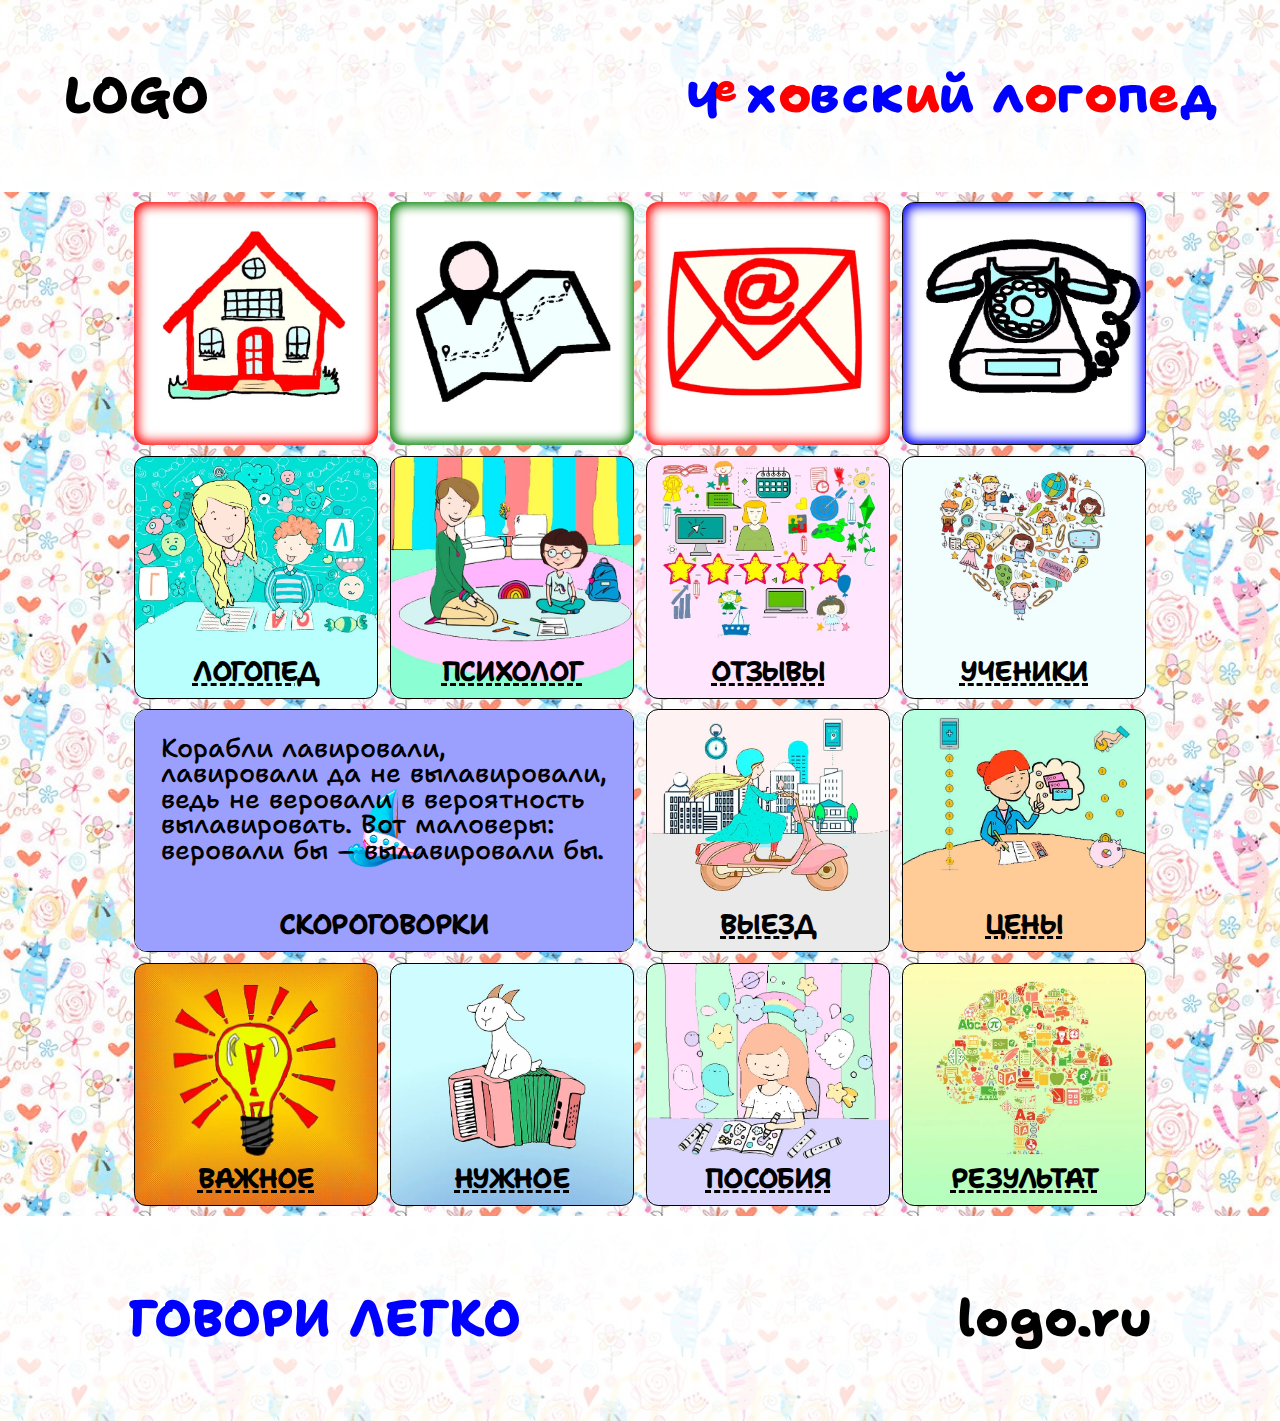
<file: index.html>
<!DOCTYPE html>
<html lang="ru">
<head>
  <title>Верняя строка сайта в поисковике</title>
  <meta http-equiv="content-type" content="text/html; charset=utf-8">   
      <meta name="format-detection" content="telephone=no">
  <meta http-equiv="X-UA-Compatible" content="IE=edge"> 
  <meta name="viewport" content="width=device-width">
  <meta name="description" content="Описание которое будет в поисковике под верхней строкой">
  <meta name="keywords" content="ключевые слова">
  <link rel="stylesheet" href="css/header.css">
  <link rel="stylesheet" href="css/style.css">
  <link rel="stylesheet" href="css/footer.css">
</head>
<body>
	<div class="wrapper">
<div class="header">
	<div class="header__head">
		<div class="header__head_logo">
			<p>LOGO</p>
		</div>
		<div class="header__head_info info">
			<p>
				<!-- <span class="infoP info2"></span> --><span class="infoO info1"></span><span class="infoD info2"></span><span class="infoOOOO info1"></span><span class="infoL info2"></span><span class="infoNol info3"></span><span class="infoS info2"></span><span class="infoK info2"></span><span class="infoI info1"></span><span class="infoY info2"></span> <span class="infoLL info2"></span><span class="infoOO info1"></span><span class="infoG info2"></span><span class="infoOOO info1"></span><span class="infoPP info2"></span><span class="infoE info1"></span><span class="infoDD info2"></span>
			</p>
		</div>
	</div>
</div>            <div class="content">
<div class="header__body">
  <div class="header__body_menu main__menu">
    <div class="main__menu_row main__row">
      <div class="main__row_left main__left">
        <a href="index.html" class="main__left_block ibg">
          <img src="img/home.jpg">
        </a>
        <a href="map.html" class="main__left_block ibg">
          <img src="img/map.jpg">
        </a>
      </div>
      <div class="main__row_right main__right">
        <a href="mail.html" class="main__left_block ibg">
          <img src="img/mail.jpg">
        </a>
        <a href="tel.html" class="main__right_block ibg">
          <img src="img/phone.jpg">
        </a>
      </div>
    </div>
  </div>
</div>                 <div class="content__section">
                   <div class="content__section_row section__row">
                     <div class="section__row_block ibg">
                       <img src="img/1.jpg" alt="speechЕherapist">
                       <a href="index2.html" aria-label="speechЕherapist">логопед</a>                       
                     </div>
                     <div class="section__row_block ibg">
                       <img src="img/2.jpg" alt="psychologist">
                       <a href="index3.html" aria-label="psychologist">психолог</a>
                     </div>
                   </div>
                   <div class="content__section_row section__row">
                     <div class="section__row_block ibg">
                       <img src="img/3.jpg" alt="reviews">
                       <a href="index4.html" aria-label="reviews">отзывы</a>
                     </div>
                     <div class="section__row_block ibg">
                       <img src="img/4.jpg" alt="students">
                       <a href="index5.html" aria-label="students">ученики</a>
                     </div>
                   </div>  
                 </div> 
                 <div class="content__section">
                   <div class="content__section_row section__row">
                    <div class="section__row_bigblock bigblock">
                      <div class="bigblock__title">скороговорки</div>
                      <div class="bigblock__text text1 ibg">
                        <img src="img/bigblock1.png" alt="boy">
                        <p class="text__child">
                          Скороговорки скороговорю скоровыговариваю, скороговорить скороговорилками не заскороговаривать.
                        </p>
                      </div>
                      <div class="bigblock__text text2 ibg">
                        <img src="img/bigblock2.png" alt="ship">
                        <p class="text__child">
                          Корабли лавировали, лавировали да не вылавировали, ведь не веровали в вероятность вылавировать. Вот маловеры: веровали бы – вылавировали бы.
                        </p>
                      </div>
                    </div>
                   </div>
                   <div class="content__section_row section__row">
                     <div class="section__row_block ibg">
                       <img src="img/5.jpg" alt="departure">
                       <a href="index6.html" aria-label="departure">выезд</a>
                     </div>
                     <div class="section__row_block ibg">
                       <img src="img/6.jpg" alt="prices">
                       <a href="index7.html" aria-label="prices">цены</a>
                     </div>
                   </div>  
                 </div> 
                 <div class="content__section">
                   <div class="content__section_row section__row">
                     <div class="section__row_block ibg">
                       <img src="img/7.jpg" alt="important">
                       <a href="index8.html" aria-label="important">важное</a>
                     </div>
                     <div class="section__row_block ibg">
                       <img src="img/8.jpg" alt="necessary">
                       <a href="index9.html" aria-label="necessary">нужное</a>
                     </div>
                   </div>
                   <div class="content__section_row section__row">
                     <div class="section__row_block ibg">
                       <img src="img/9.jpg" alt="manuals">
                       <a href="index10.html" aria-label="manuals">пособия</a>
                     </div>
                     <div class="section__row_block ibg">
                       <img src="img/10.jpg" alt="result">
                       <a href="index11.html" aria-label="result">результат</a>
                     </div>
                   </div>  
                 </div> 
            </div>
<div class="footer">
	<div class="footer__wrap">
		<div class="footer__wrap_left">
			<p>говори легко</p>
		</div>
		<div class="footer__wrap_right">
			logo.ru
		</div>
	</div>
</div>      </div>
      
      <script src="js/main.js"></script>
</body>
</html>
</file>
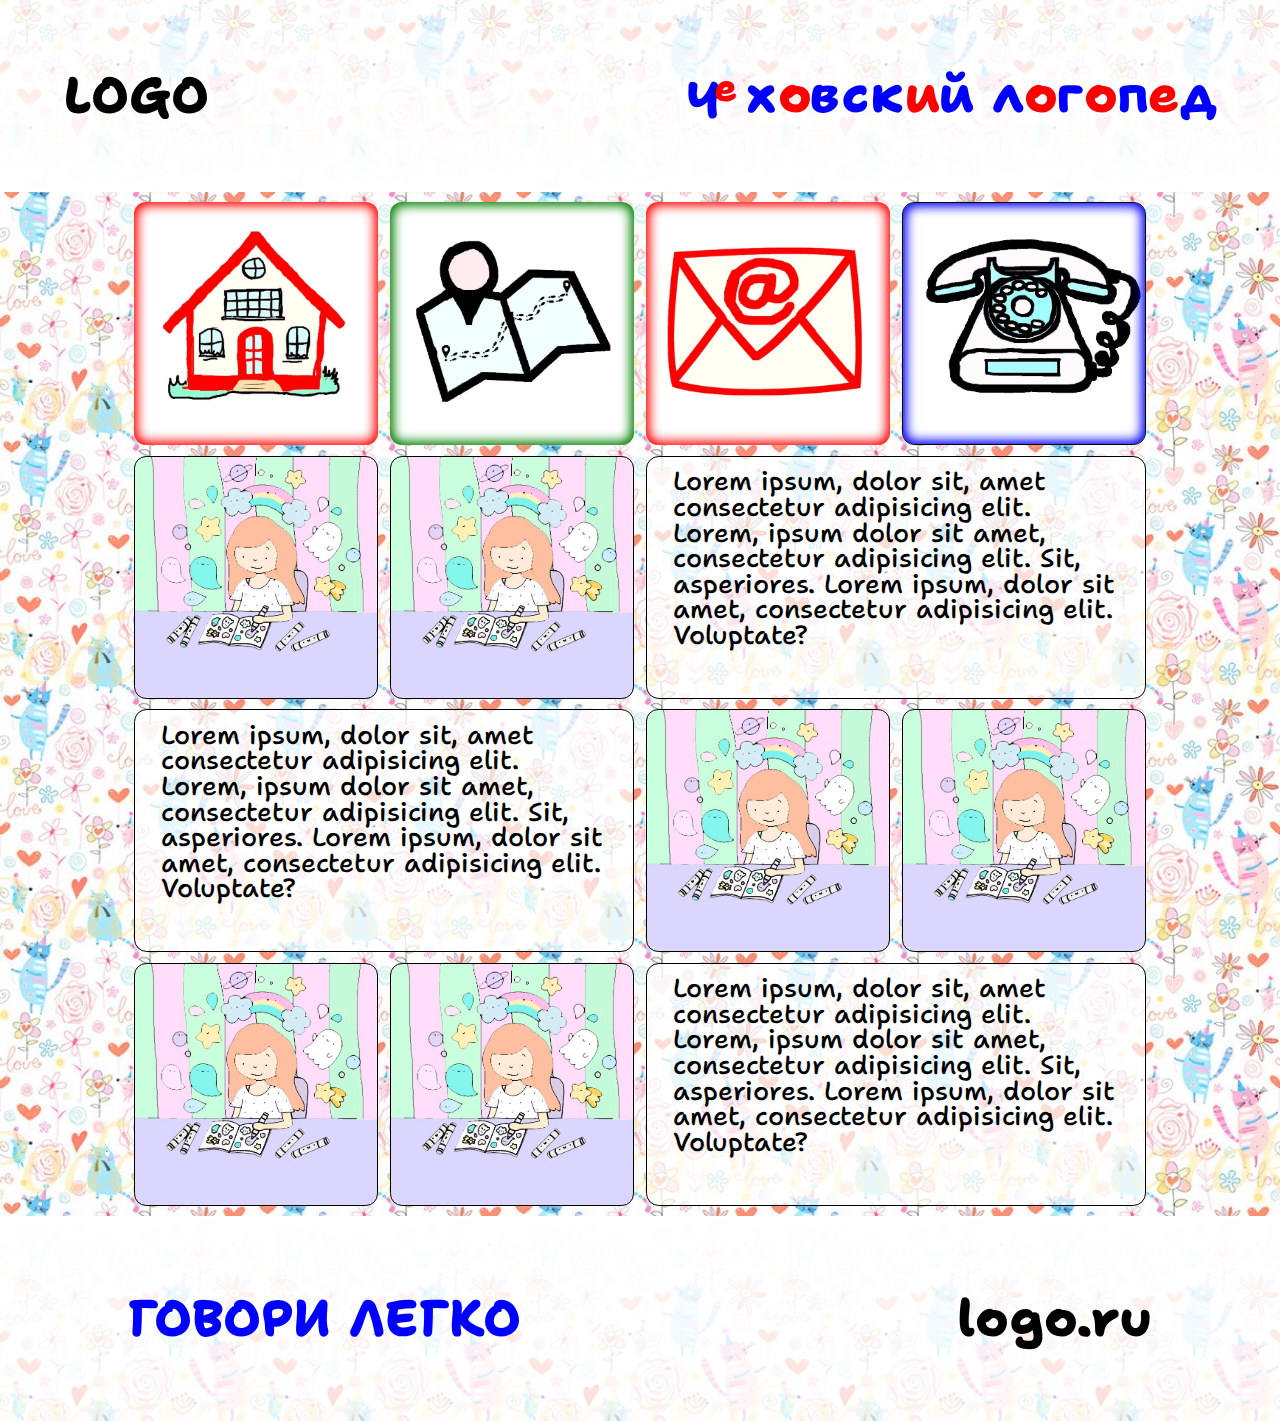
<file: index10.html>
<!DOCTYPE html>
<html lang="ru">
<head>
  <title>Пособия</title>
  <meta http-equiv="content-type" content="text/html; charset=utf-8">   
      <meta name="format-detection" content="telephone=no">
  <meta http-equiv="X-UA-Compatible" content="IE=edge"> 
  <meta name="viewport" content="width=device-width">
  <meta name="description" content="Описание которое будет в поисковике под верхней строкой">
  <meta name="keywords" content="ключевые слова">
  <link rel="stylesheet" href="css/header.css">
  <link rel="stylesheet" href="css/style.css">
  <link rel="stylesheet" href="css/footer.css">
</head>
<body>
  <div class="wrapper">
<div class="header">
	<div class="header__head">
		<div class="header__head_logo">
			<p>LOGO</p>
		</div>
		<div class="header__head_info info">
			<p>
				<!-- <span class="infoP info2"></span> --><span class="infoO info1"></span><span class="infoD info2"></span><span class="infoOOOO info1"></span><span class="infoL info2"></span><span class="infoNol info3"></span><span class="infoS info2"></span><span class="infoK info2"></span><span class="infoI info1"></span><span class="infoY info2"></span> <span class="infoLL info2"></span><span class="infoOO info1"></span><span class="infoG info2"></span><span class="infoOOO info1"></span><span class="infoPP info2"></span><span class="infoE info1"></span><span class="infoDD info2"></span>
			</p>
		</div>
	</div>
</div>            <div class="content">
<div class="header__body">
  <div class="header__body_menu main__menu">
    <div class="main__menu_row main__row">
      <div class="main__row_left main__left">
        <a href="index.html" class="main__left_block ibg">
          <img src="img/home.jpg">
        </a>
        <a href="map.html" class="main__left_block ibg">
          <img src="img/map.jpg">
        </a>
      </div>
      <div class="main__row_right main__right">
        <a href="mail.html" class="main__left_block ibg">
          <img src="img/mail.jpg">
        </a>
        <a href="tel.html" class="main__right_block ibg">
          <img src="img/phone.jpg">
        </a>
      </div>
    </div>
  </div>
</div>                 <div class="content__section"> 
                   <div class="content__section_row section__row">
                     <div class="section__row_block ibg">
                       <img src="img/9.jpg" alt="speechЕherapist">
                     </div>
                     <div class="section__row_block ibg">
                       <img src="img/9.jpg" alt="speechЕherapist">
                     </div>
                   </div> 
                   <div class="content__section_row section__row">
                      <div class="section__row_bigblock bigblock bigblockInfo">
                        <div class="bigblock__info">
                          <p>
                            Lorem ipsum, dolor sit, amet consectetur adipisicing elit. Lorem, ipsum dolor sit amet, consectetur adipisicing elit. Sit, asperiores. Lorem ipsum, dolor sit amet, consectetur adipisicing elit. Voluptate?
                          </p>
                        </div>
                      </div>
                   </div> 
                 </div>
                 
                 <div class="content__section">
                   <div class="content__section_row section__row section__row_transform1">
                      <div class="section__row_bigblock bigblock bigblockInfo">
                        <div class="bigblock__info">
                          <p>
                            Lorem ipsum, dolor sit, amet consectetur adipisicing elit. Lorem, ipsum dolor sit amet, consectetur adipisicing elit. Sit, asperiores. Lorem ipsum, dolor sit amet, consectetur adipisicing elit. Voluptate?
                          </p>
                        </div>
                      </div>
                   </div>
                   <div class="content__section_row section__row section__row_transform2">
                     <div class="section__row_block ibg">
                       <img src="img/9.jpg" alt="speechЕherapist">
                     </div>
                     <div class="section__row_block ibg">
                       <img src="img/9.jpg" alt="speechЕherapist">
                     </div>
                   </div>  
                 </div> 
                 <div class="content__section"> 
                   <div class="content__section_row section__row">
                     <div class="section__row_block ibg">
                       <img src="img/9.jpg" alt="speechЕherapist">
                     </div>
                     <div class="section__row_block ibg">
                       <img src="img/9.jpg" alt="speechЕherapist">
                     </div>
                   </div> 
                   <div class="content__section_row section__row">
                      <div class="section__row_bigblock bigblock bigblockInfo">
                        <div class="bigblock__info">
                          <p>
                            Lorem ipsum, dolor sit, amet consectetur adipisicing elit. Lorem, ipsum dolor sit amet, consectetur adipisicing elit. Sit, asperiores. Lorem ipsum, dolor sit amet, consectetur adipisicing elit. Voluptate?
                          </p>
                        </div>
                      </div>
                   </div> 
                 </div>
            </div>
<div class="footer">
	<div class="footer__wrap">
		<div class="footer__wrap_left">
			<p>говори легко</p>
		</div>
		<div class="footer__wrap_right">
			logo.ru
		</div>
	</div>
</div>      </div>
      <script src="js/main.js"></script>
</body>
</html>
</file>
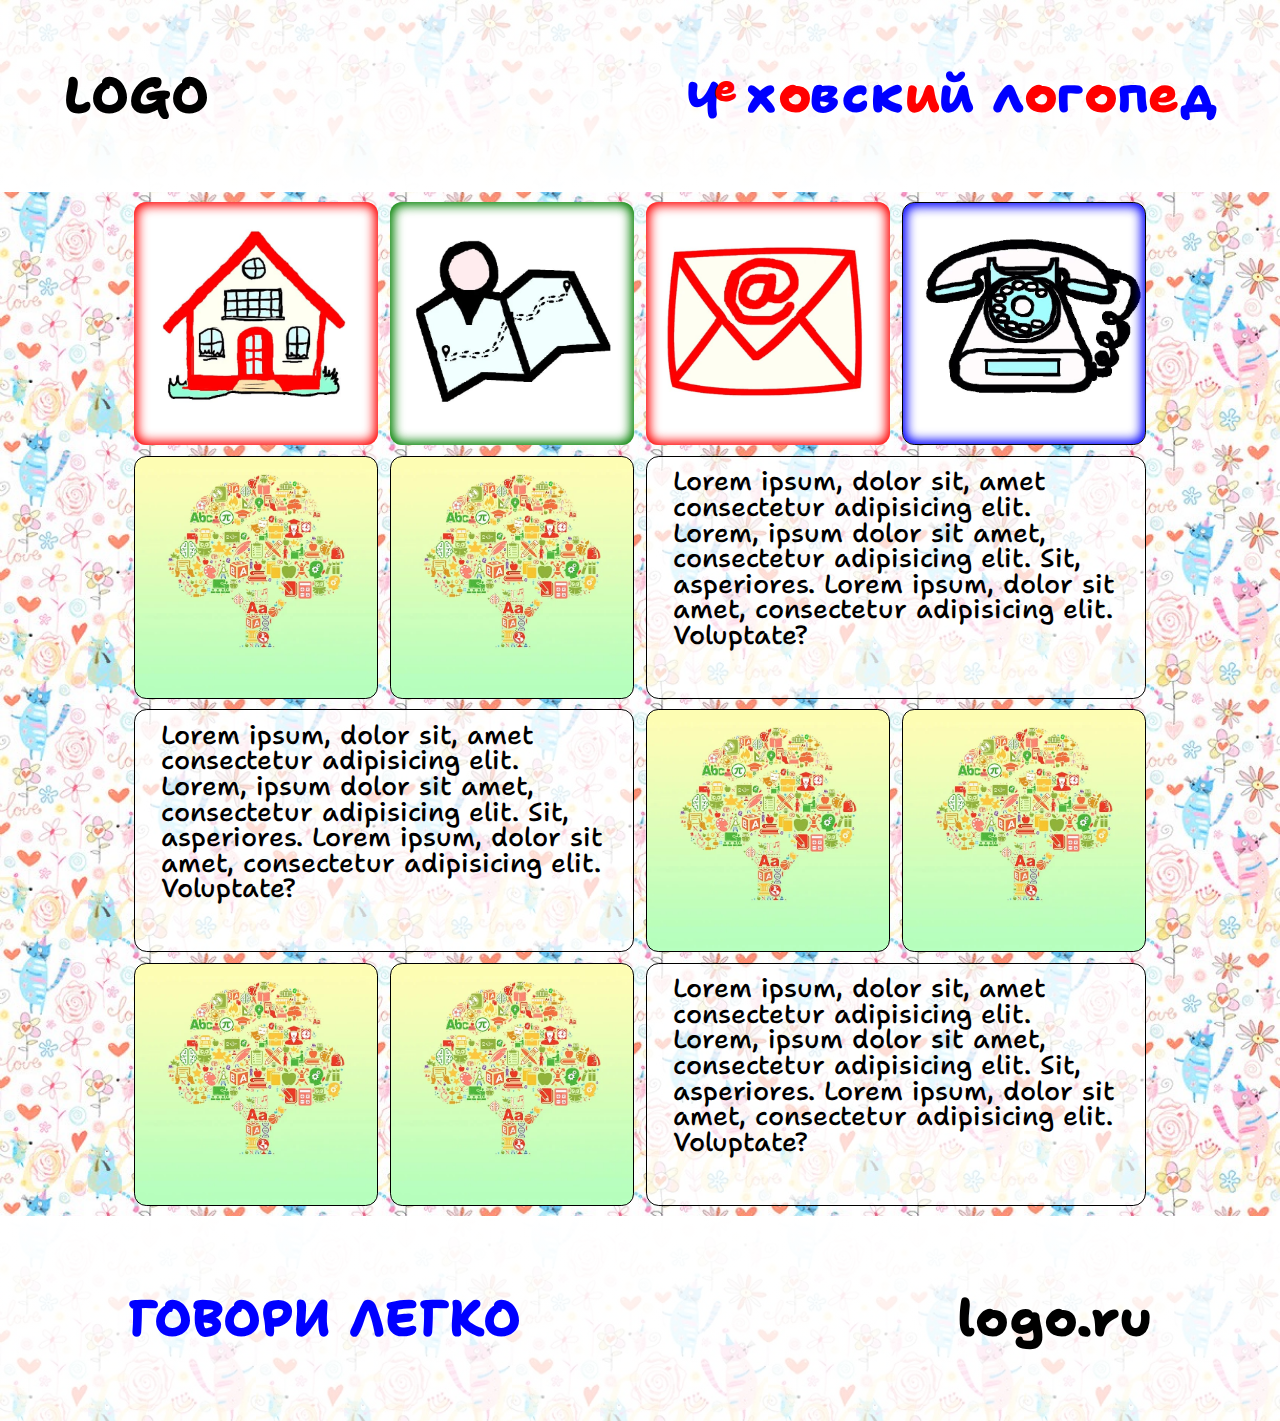
<file: index11.html>
<!DOCTYPE html>
<html lang="ru">
<head>
  <title>Результат</title>
  <meta http-equiv="content-type" content="text/html; charset=utf-8">   
      <meta name="format-detection" content="telephone=no">
  <meta http-equiv="X-UA-Compatible" content="IE=edge"> 
  <meta name="viewport" content="width=device-width">
  <meta name="description" content="Описание которое будет в поисковике под верхней строкой">
  <meta name="keywords" content="ключевые слова">
  <link rel="stylesheet" href="css/header.css">
  <link rel="stylesheet" href="css/style.css">
  <link rel="stylesheet" href="css/footer.css">
</head>
<body>
  <div class="wrapper">
<div class="header">
	<div class="header__head">
		<div class="header__head_logo">
			<p>LOGO</p>
		</div>
		<div class="header__head_info info">
			<p>
				<!-- <span class="infoP info2"></span> --><span class="infoO info1"></span><span class="infoD info2"></span><span class="infoOOOO info1"></span><span class="infoL info2"></span><span class="infoNol info3"></span><span class="infoS info2"></span><span class="infoK info2"></span><span class="infoI info1"></span><span class="infoY info2"></span> <span class="infoLL info2"></span><span class="infoOO info1"></span><span class="infoG info2"></span><span class="infoOOO info1"></span><span class="infoPP info2"></span><span class="infoE info1"></span><span class="infoDD info2"></span>
			</p>
		</div>
	</div>
</div>            <div class="content">
<div class="header__body">
  <div class="header__body_menu main__menu">
    <div class="main__menu_row main__row">
      <div class="main__row_left main__left">
        <a href="index.html" class="main__left_block ibg">
          <img src="img/home.jpg">
        </a>
        <a href="map.html" class="main__left_block ibg">
          <img src="img/map.jpg">
        </a>
      </div>
      <div class="main__row_right main__right">
        <a href="mail.html" class="main__left_block ibg">
          <img src="img/mail.jpg">
        </a>
        <a href="tel.html" class="main__right_block ibg">
          <img src="img/phone.jpg">
        </a>
      </div>
    </div>
  </div>
</div>                 <div class="content__section"> 
                   <div class="content__section_row section__row">
                     <div class="section__row_block ibg">
                       <img src="img/10.jpg" alt="speechЕherapist">
                     </div>
                     <div class="section__row_block ibg">
                       <img src="img/10.jpg" alt="speechЕherapist">
                     </div>
                   </div> 
                   <div class="content__section_row section__row">
                      <div class="section__row_bigblock bigblock bigblockInfo">
                        <div class="bigblock__info">
                          <p>
                            Lorem ipsum, dolor sit, amet consectetur adipisicing elit. Lorem, ipsum dolor sit amet, consectetur adipisicing elit. Sit, asperiores. Lorem ipsum, dolor sit amet, consectetur adipisicing elit. Voluptate?
                          </p>
                        </div>
                      </div>
                   </div> 
                 </div>
                 
                 <div class="content__section">
                   <div class="content__section_row section__row section__row_transform1">
                      <div class="section__row_bigblock bigblock bigblockInfo">
                        <div class="bigblock__info">
                          <p>
                            Lorem ipsum, dolor sit, amet consectetur adipisicing elit. Lorem, ipsum dolor sit amet, consectetur adipisicing elit. Sit, asperiores. Lorem ipsum, dolor sit amet, consectetur adipisicing elit. Voluptate?
                          </p>
                        </div>
                      </div>
                   </div>
                   <div class="content__section_row section__row section__row_transform2">
                     <div class="section__row_block ibg">
                       <img src="img/10.jpg" alt="speechЕherapist">
                     </div>
                     <div class="section__row_block ibg">
                       <img src="img/10.jpg" alt="speechЕherapist">
                     </div>
                   </div>  
                 </div> 
                 <div class="content__section"> 
                   <div class="content__section_row section__row">
                     <div class="section__row_block ibg">
                       <img src="img/10.jpg" alt="speechЕherapist">
                     </div>
                     <div class="section__row_block ibg">
                       <img src="img/10.jpg" alt="speechЕherapist">
                     </div>
                   </div> 
                   <div class="content__section_row section__row">
                      <div class="section__row_bigblock bigblock bigblockInfo">
                        <div class="bigblock__info">
                          <p>
                            Lorem ipsum, dolor sit, amet consectetur adipisicing elit. Lorem, ipsum dolor sit amet, consectetur adipisicing elit. Sit, asperiores. Lorem ipsum, dolor sit amet, consectetur adipisicing elit. Voluptate?
                          </p>
                        </div>
                      </div>
                   </div> 
                 </div>
            </div>
<div class="footer">
	<div class="footer__wrap">
		<div class="footer__wrap_left">
			<p>говори легко</p>
		</div>
		<div class="footer__wrap_right">
			logo.ru
		</div>
	</div>
</div>      </div>
      <script src="js/main.js"></script>
</body>
</html>
</file>
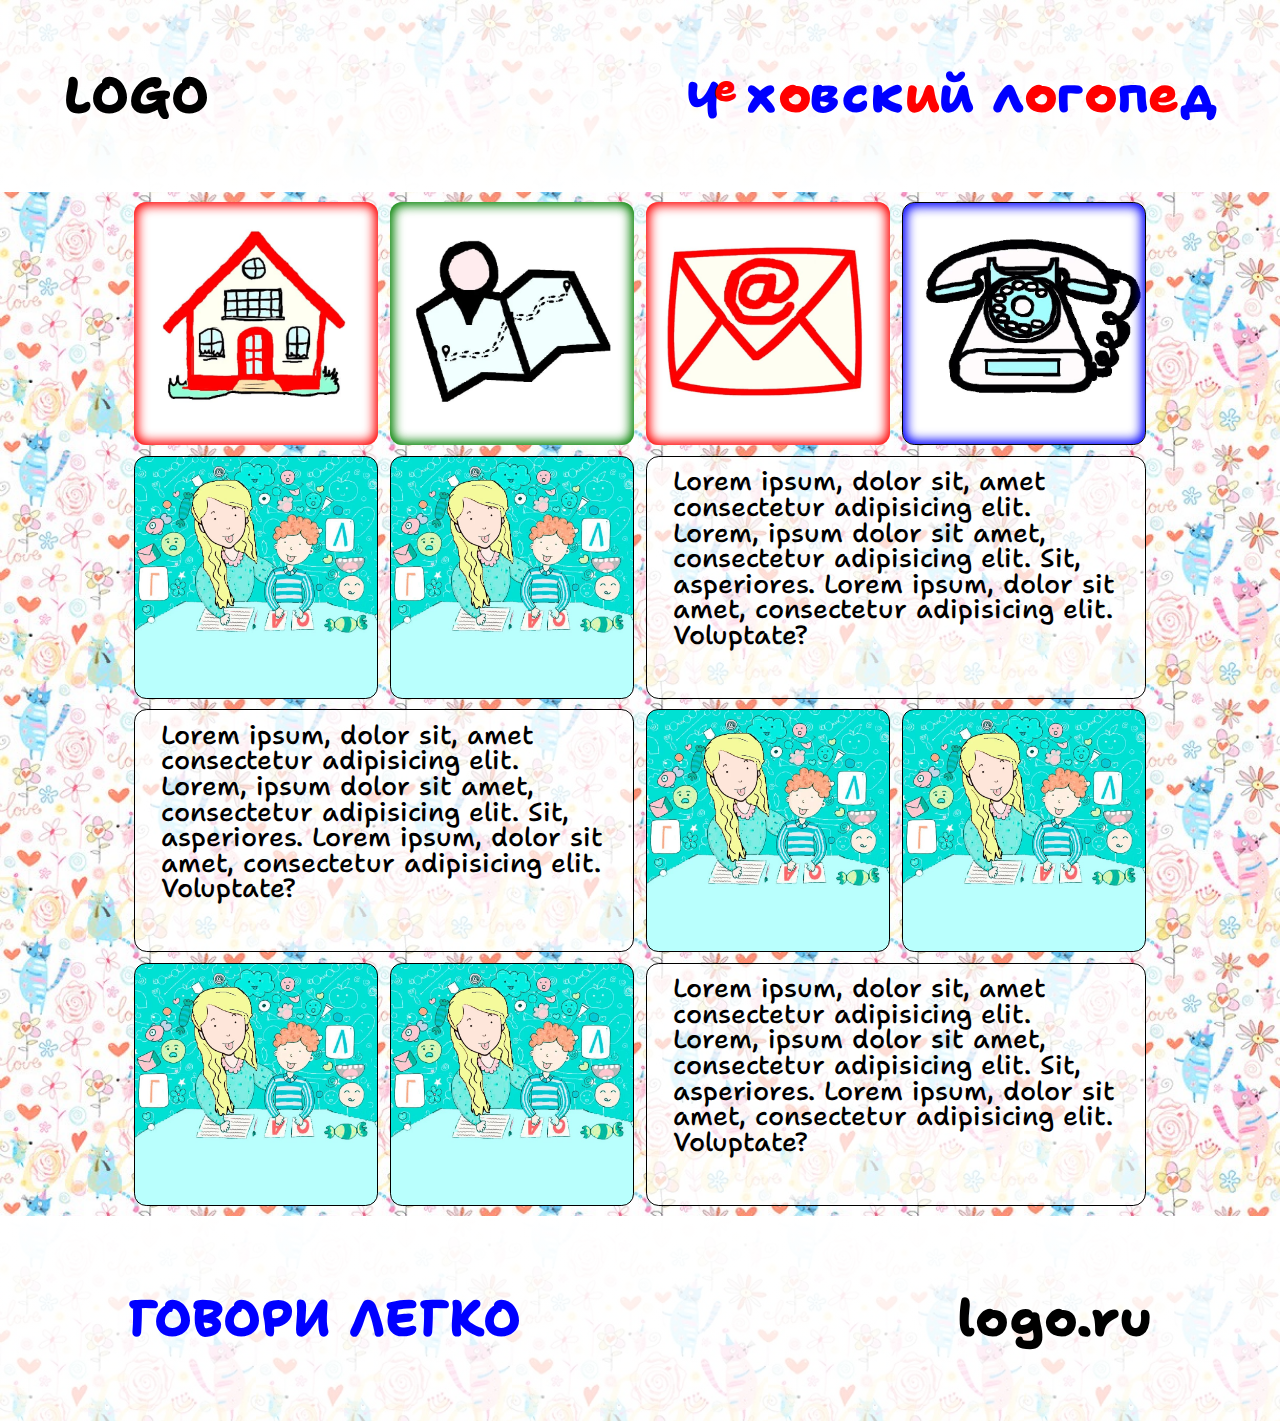
<file: index2.html>
<!DOCTYPE html>
<html lang="ru">
<head>
  <title>Логопед</title>
  <meta http-equiv="content-type" content="text/html; charset=utf-8">   
      <meta name="format-detection" content="telephone=no">
  <meta http-equiv="X-UA-Compatible" content="IE=edge"> 
  <meta name="viewport" content="width=device-width">
  <meta name="description" content="Описание которое будет в поисковике под верхней строкой">
  <meta name="keywords" content="ключевые слова">
  <link rel="stylesheet" href="css/header.css">
  <link rel="stylesheet" href="css/style.css">
  <link rel="stylesheet" href="css/footer.css">
</head>
<body>
  <div class="wrapper">
<div class="header">
	<div class="header__head">
		<div class="header__head_logo">
			<p>LOGO</p>
		</div>
		<div class="header__head_info info">
			<p>
				<!-- <span class="infoP info2"></span> --><span class="infoO info1"></span><span class="infoD info2"></span><span class="infoOOOO info1"></span><span class="infoL info2"></span><span class="infoNol info3"></span><span class="infoS info2"></span><span class="infoK info2"></span><span class="infoI info1"></span><span class="infoY info2"></span> <span class="infoLL info2"></span><span class="infoOO info1"></span><span class="infoG info2"></span><span class="infoOOO info1"></span><span class="infoPP info2"></span><span class="infoE info1"></span><span class="infoDD info2"></span>
			</p>
		</div>
	</div>
</div>            <div class="content">
<div class="header__body">
  <div class="header__body_menu main__menu">
    <div class="main__menu_row main__row">
      <div class="main__row_left main__left">
        <a href="index.html" class="main__left_block ibg">
          <img src="img/home.jpg">
        </a>
        <a href="map.html" class="main__left_block ibg">
          <img src="img/map.jpg">
        </a>
      </div>
      <div class="main__row_right main__right">
        <a href="mail.html" class="main__left_block ibg">
          <img src="img/mail.jpg">
        </a>
        <a href="tel.html" class="main__right_block ibg">
          <img src="img/phone.jpg">
        </a>
      </div>
    </div>
  </div>
</div>                 <div class="content__section"> 
                   <div class="content__section_row section__row">
                     <div class="section__row_block ibg">
                       <img src="img/1.jpg" alt="speechЕherapist">
                     </div>
                     <div class="section__row_block ibg">
                       <img src="img/1.jpg" alt="speechЕherapist">
                     </div>
                   </div> 
                   <div class="content__section_row section__row">
                      <div class="section__row_bigblock bigblock bigblockInfo">
                        <div class="bigblock__info">
                          <p>
                            Lorem ipsum, dolor sit, amet consectetur adipisicing elit. Lorem, ipsum dolor sit amet, consectetur adipisicing elit. Sit, asperiores. Lorem ipsum, dolor sit amet, consectetur adipisicing elit. Voluptate?
                          </p>
                        </div>
                      </div>
                   </div> 
                 </div>
                 
                 <div class="content__section">
                   <div class="content__section_row section__row section__row_transform1">
                      <div class="section__row_bigblock bigblock bigblockInfo">
                        <div class="bigblock__info">
                          <p>
                            Lorem ipsum, dolor sit, amet consectetur adipisicing elit. Lorem, ipsum dolor sit amet, consectetur adipisicing elit. Sit, asperiores. Lorem ipsum, dolor sit amet, consectetur adipisicing elit. Voluptate?
                          </p>
                        </div>
                      </div>
                   </div>
                   <div class="content__section_row section__row section__row_transform2">
                     <div class="section__row_block ibg">
                       <img src="img/1.jpg" alt="speechЕherapist">
                     </div>
                     <div class="section__row_block ibg">
                       <img src="img/1.jpg" alt="speechЕherapist">
                     </div>
                   </div>  
                 </div> 
                 <div class="content__section"> 
                   <div class="content__section_row section__row">
                     <div class="section__row_block ibg">
                       <img src="img/1.jpg" alt="speechЕherapist">
                     </div>
                     <div class="section__row_block ibg">
                       <img src="img/1.jpg" alt="speechЕherapist">
                     </div>
                   </div> 
                   <div class="content__section_row section__row">
                      <div class="section__row_bigblock bigblock bigblockInfo">
                        <div class="bigblock__info">
                          <p>
                            Lorem ipsum, dolor sit, amet consectetur adipisicing elit. Lorem, ipsum dolor sit amet, consectetur adipisicing elit. Sit, asperiores. Lorem ipsum, dolor sit amet, consectetur adipisicing elit. Voluptate?
                          </p>
                        </div>
                      </div>
                   </div> 
                 </div>
            </div>
<div class="footer">
	<div class="footer__wrap">
		<div class="footer__wrap_left">
			<p>говори легко</p>
		</div>
		<div class="footer__wrap_right">
			logo.ru
		</div>
	</div>
</div>      </div>
      <script src="js/main.js"></script>
</body>
</html>
</file>
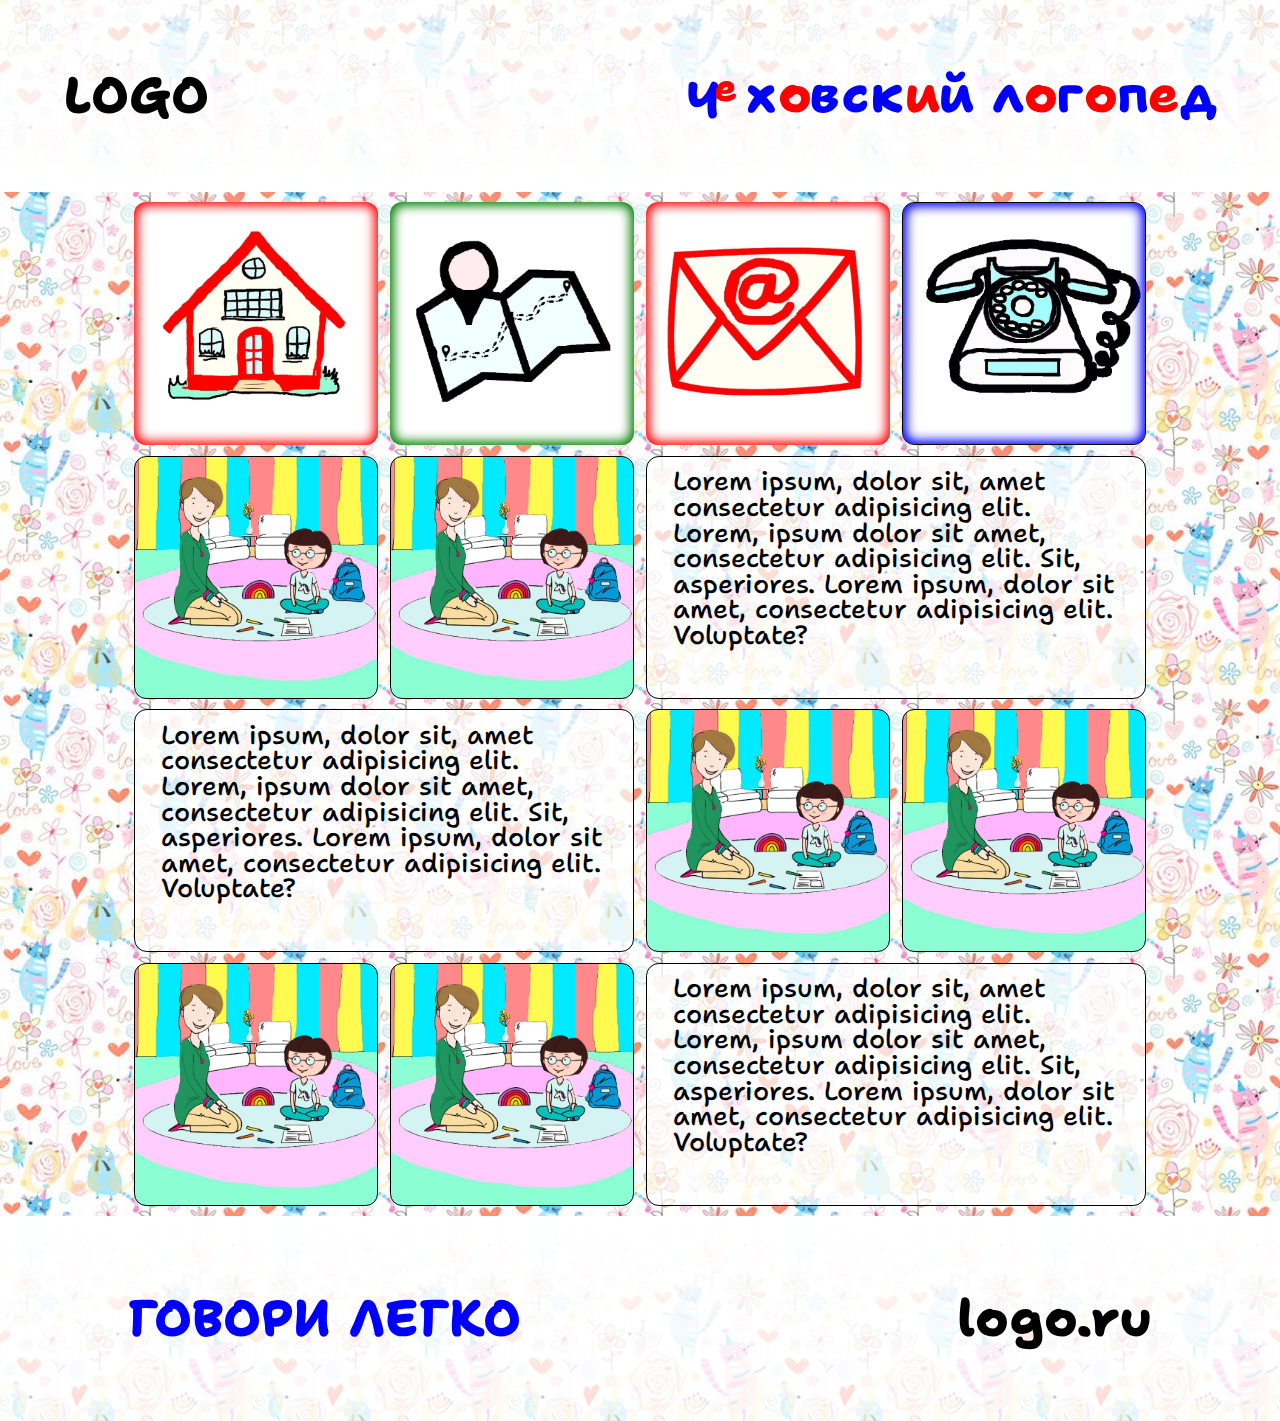
<file: index3.html>
<!DOCTYPE html>
<html lang="ru">
<head>
  <title>Психолог</title>
  <meta http-equiv="content-type" content="text/html; charset=utf-8">   
      <meta name="format-detection" content="telephone=no">
  <meta http-equiv="X-UA-Compatible" content="IE=edge"> 
  <meta name="viewport" content="width=device-width">
  <meta name="description" content="Описание которое будет в поисковике под верхней строкой">
  <meta name="keywords" content="ключевые слова">
  <link rel="stylesheet" href="css/header.css">
  <link rel="stylesheet" href="css/style.css">
  <link rel="stylesheet" href="css/footer.css">
</head>
<body>
  <div class="wrapper">
<div class="header">
	<div class="header__head">
		<div class="header__head_logo">
			<p>LOGO</p>
		</div>
		<div class="header__head_info info">
			<p>
				<!-- <span class="infoP info2"></span> --><span class="infoO info1"></span><span class="infoD info2"></span><span class="infoOOOO info1"></span><span class="infoL info2"></span><span class="infoNol info3"></span><span class="infoS info2"></span><span class="infoK info2"></span><span class="infoI info1"></span><span class="infoY info2"></span> <span class="infoLL info2"></span><span class="infoOO info1"></span><span class="infoG info2"></span><span class="infoOOO info1"></span><span class="infoPP info2"></span><span class="infoE info1"></span><span class="infoDD info2"></span>
			</p>
		</div>
	</div>
</div>            <div class="content">
<div class="header__body">
  <div class="header__body_menu main__menu">
    <div class="main__menu_row main__row">
      <div class="main__row_left main__left">
        <a href="index.html" class="main__left_block ibg">
          <img src="img/home.jpg">
        </a>
        <a href="map.html" class="main__left_block ibg">
          <img src="img/map.jpg">
        </a>
      </div>
      <div class="main__row_right main__right">
        <a href="mail.html" class="main__left_block ibg">
          <img src="img/mail.jpg">
        </a>
        <a href="tel.html" class="main__right_block ibg">
          <img src="img/phone.jpg">
        </a>
      </div>
    </div>
  </div>
</div>                 <div class="content__section"> 
                   <div class="content__section_row section__row">
                     <div class="section__row_block ibg">
                       <img src="img/2.jpg" alt="speechЕherapist">
                     </div>
                     <div class="section__row_block ibg">
                       <img src="img/2.jpg" alt="speechЕherapist">
                     </div>
                   </div> 
                   <div class="content__section_row section__row">
                      <div class="section__row_bigblock bigblock bigblockInfo">
                        <div class="bigblock__info">
                          <p>
                            Lorem ipsum, dolor sit, amet consectetur adipisicing elit. Lorem, ipsum dolor sit amet, consectetur adipisicing elit. Sit, asperiores. Lorem ipsum, dolor sit amet, consectetur adipisicing elit. Voluptate?
                          </p>
                        </div>
                      </div>
                   </div> 
                 </div>
                 
                 <div class="content__section">
                   <div class="content__section_row section__row section__row_transform1">
                      <div class="section__row_bigblock bigblock bigblockInfo">
                        <div class="bigblock__info">
                          <p>
                            Lorem ipsum, dolor sit, amet consectetur adipisicing elit. Lorem, ipsum dolor sit amet, consectetur adipisicing elit. Sit, asperiores. Lorem ipsum, dolor sit amet, consectetur adipisicing elit. Voluptate?
                          </p>
                        </div>
                      </div>
                   </div>
                   <div class="content__section_row section__row section__row_transform2">
                     <div class="section__row_block ibg">
                       <img src="img/2.jpg" alt="speechЕherapist">
                     </div>
                     <div class="section__row_block ibg">
                       <img src="img/2.jpg" alt="speechЕherapist">
                     </div>
                   </div>  
                 </div> 
                 <div class="content__section"> 
                   <div class="content__section_row section__row">
                     <div class="section__row_block ibg">
                       <img src="img/2.jpg" alt="speechЕherapist">
                     </div>
                     <div class="section__row_block ibg">
                       <img src="img/2.jpg" alt="speechЕherapist">
                     </div>
                   </div> 
                   <div class="content__section_row section__row">
                      <div class="section__row_bigblock bigblock bigblockInfo">
                        <div class="bigblock__info">
                          <p>
                            Lorem ipsum, dolor sit, amet consectetur adipisicing elit. Lorem, ipsum dolor sit amet, consectetur adipisicing elit. Sit, asperiores. Lorem ipsum, dolor sit amet, consectetur adipisicing elit. Voluptate?
                          </p>
                        </div>
                      </div>
                   </div> 
                 </div>
            </div>
<div class="footer">
	<div class="footer__wrap">
		<div class="footer__wrap_left">
			<p>говори легко</p>
		</div>
		<div class="footer__wrap_right">
			logo.ru
		</div>
	</div>
</div>      </div>
      <script src="js/main.js"></script>
</body>
</html>
</file>
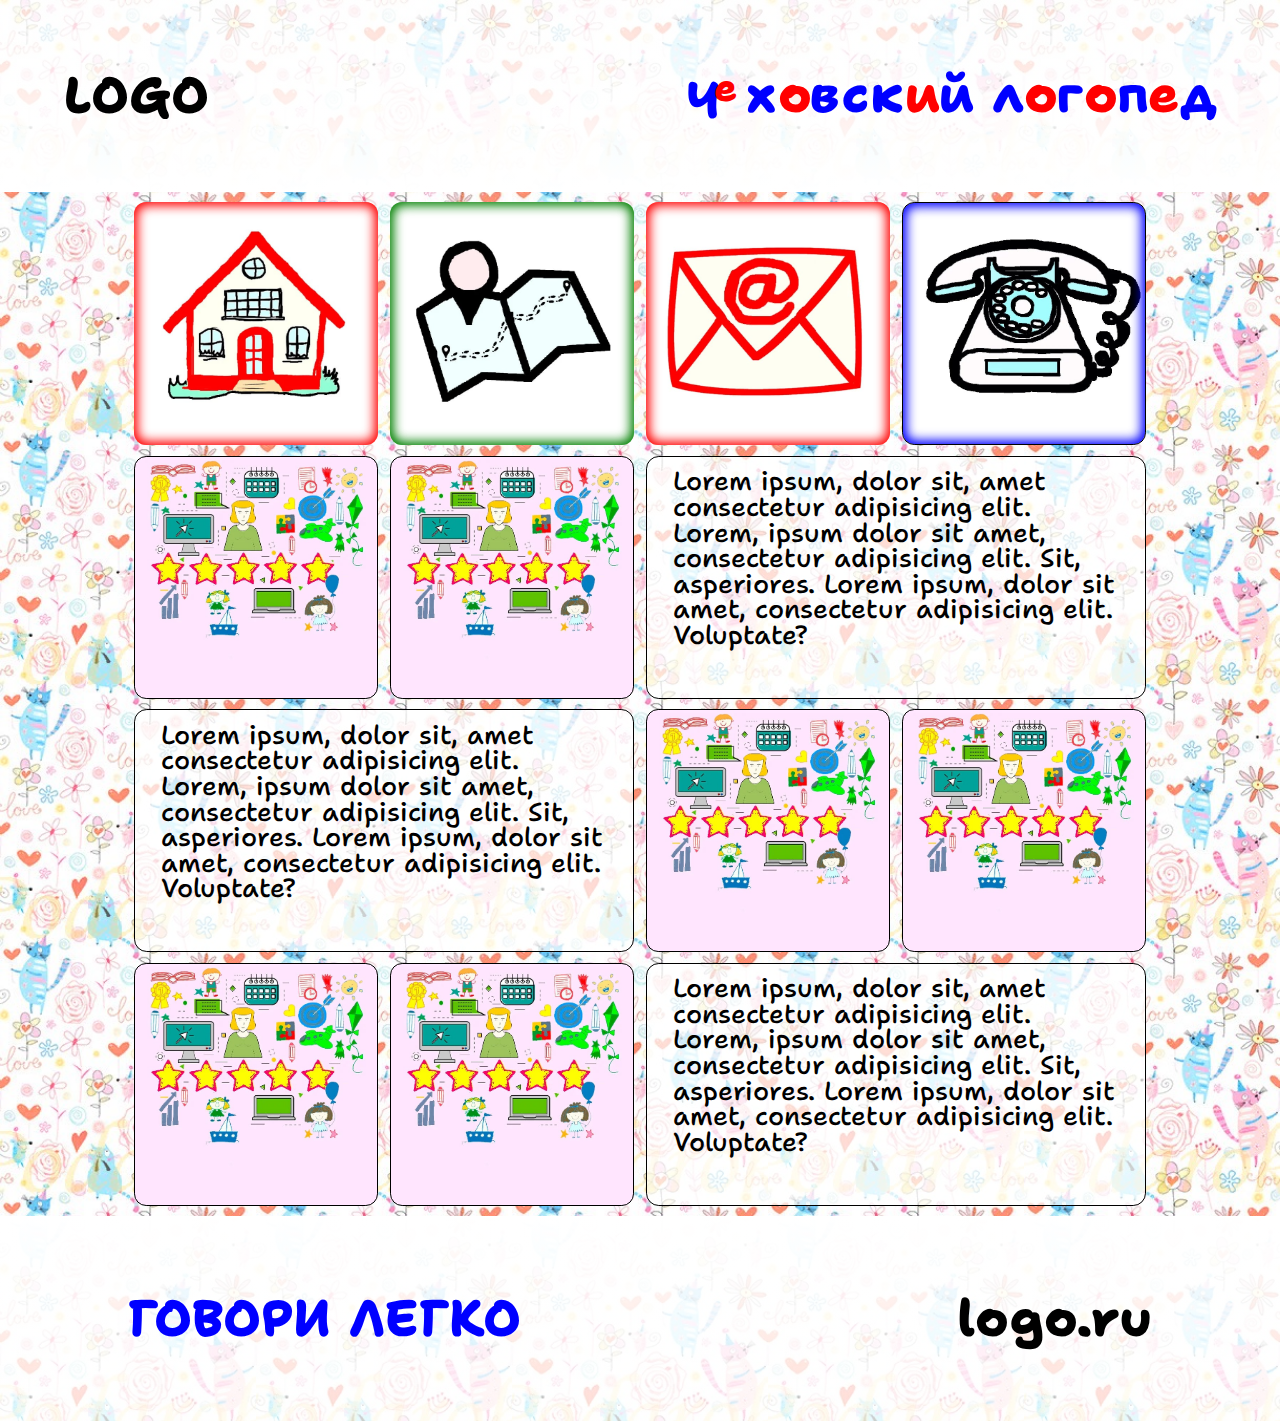
<file: index4.html>
<!DOCTYPE html>
<html lang="ru">
<head>
  <title>Отзывы</title>
  <meta http-equiv="content-type" content="text/html; charset=utf-8">   
      <meta name="format-detection" content="telephone=no">
  <meta http-equiv="X-UA-Compatible" content="IE=edge"> 
  <meta name="viewport" content="width=device-width">
  <meta name="description" content="Описание которое будет в поисковике под верхней строкой">
  <meta name="keywords" content="ключевые слова">
  <link rel="stylesheet" href="css/header.css">
  <link rel="stylesheet" href="css/style.css">
  <link rel="stylesheet" href="css/footer.css">
</head>
<body>
  <div class="wrapper">
<div class="header">
	<div class="header__head">
		<div class="header__head_logo">
			<p>LOGO</p>
		</div>
		<div class="header__head_info info">
			<p>
				<!-- <span class="infoP info2"></span> --><span class="infoO info1"></span><span class="infoD info2"></span><span class="infoOOOO info1"></span><span class="infoL info2"></span><span class="infoNol info3"></span><span class="infoS info2"></span><span class="infoK info2"></span><span class="infoI info1"></span><span class="infoY info2"></span> <span class="infoLL info2"></span><span class="infoOO info1"></span><span class="infoG info2"></span><span class="infoOOO info1"></span><span class="infoPP info2"></span><span class="infoE info1"></span><span class="infoDD info2"></span>
			</p>
		</div>
	</div>
</div>            <div class="content">
<div class="header__body">
  <div class="header__body_menu main__menu">
    <div class="main__menu_row main__row">
      <div class="main__row_left main__left">
        <a href="index.html" class="main__left_block ibg">
          <img src="img/home.jpg">
        </a>
        <a href="map.html" class="main__left_block ibg">
          <img src="img/map.jpg">
        </a>
      </div>
      <div class="main__row_right main__right">
        <a href="mail.html" class="main__left_block ibg">
          <img src="img/mail.jpg">
        </a>
        <a href="tel.html" class="main__right_block ibg">
          <img src="img/phone.jpg">
        </a>
      </div>
    </div>
  </div>
</div>                 <div class="content__section"> 
                   <div class="content__section_row section__row">
                     <div class="section__row_block ibg">
                       <img src="img/3.jpg" alt="speechЕherapist">
                     </div>
                     <div class="section__row_block ibg">
                       <img src="img/3.jpg" alt="speechЕherapist">
                     </div>
                   </div> 
                   <div class="content__section_row section__row">
                      <div class="section__row_bigblock bigblock bigblockInfo">
                        <div class="bigblock__info">
                          <p>
                            Lorem ipsum, dolor sit, amet consectetur adipisicing elit. Lorem, ipsum dolor sit amet, consectetur adipisicing elit. Sit, asperiores. Lorem ipsum, dolor sit amet, consectetur adipisicing elit. Voluptate?
                          </p>
                        </div>
                      </div>
                   </div> 
                 </div>
                 
                 <div class="content__section">
                   <div class="content__section_row section__row section__row_transform1">
                      <div class="section__row_bigblock bigblock bigblockInfo">
                        <div class="bigblock__info">
                          <p>
                            Lorem ipsum, dolor sit, amet consectetur adipisicing elit. Lorem, ipsum dolor sit amet, consectetur adipisicing elit. Sit, asperiores. Lorem ipsum, dolor sit amet, consectetur adipisicing elit. Voluptate?
                          </p>
                        </div>
                      </div>
                   </div>
                   <div class="content__section_row section__row section__row_transform2">
                     <div class="section__row_block ibg">
                       <img src="img/3.jpg" alt="speechЕherapist">
                     </div>
                     <div class="section__row_block ibg">
                       <img src="img/3.jpg" alt="speechЕherapist">
                     </div>
                   </div>  
                 </div> 
                 <div class="content__section"> 
                   <div class="content__section_row section__row">
                     <div class="section__row_block ibg">
                       <img src="img/3.jpg" alt="speechЕherapist">
                     </div>
                     <div class="section__row_block ibg">
                       <img src="img/3.jpg" alt="speechЕherapist">
                     </div>
                   </div> 
                   <div class="content__section_row section__row">
                      <div class="section__row_bigblock bigblock bigblockInfo">
                        <div class="bigblock__info">
                          <p>
                            Lorem ipsum, dolor sit, amet consectetur adipisicing elit. Lorem, ipsum dolor sit amet, consectetur adipisicing elit. Sit, asperiores. Lorem ipsum, dolor sit amet, consectetur adipisicing elit. Voluptate?
                          </p>
                        </div>
                      </div>
                   </div> 
                 </div>
            </div>
<div class="footer">
	<div class="footer__wrap">
		<div class="footer__wrap_left">
			<p>говори легко</p>
		</div>
		<div class="footer__wrap_right">
			logo.ru
		</div>
	</div>
</div>      </div>
      <script src="js/main.js"></script>
</body>
</html>
</file>
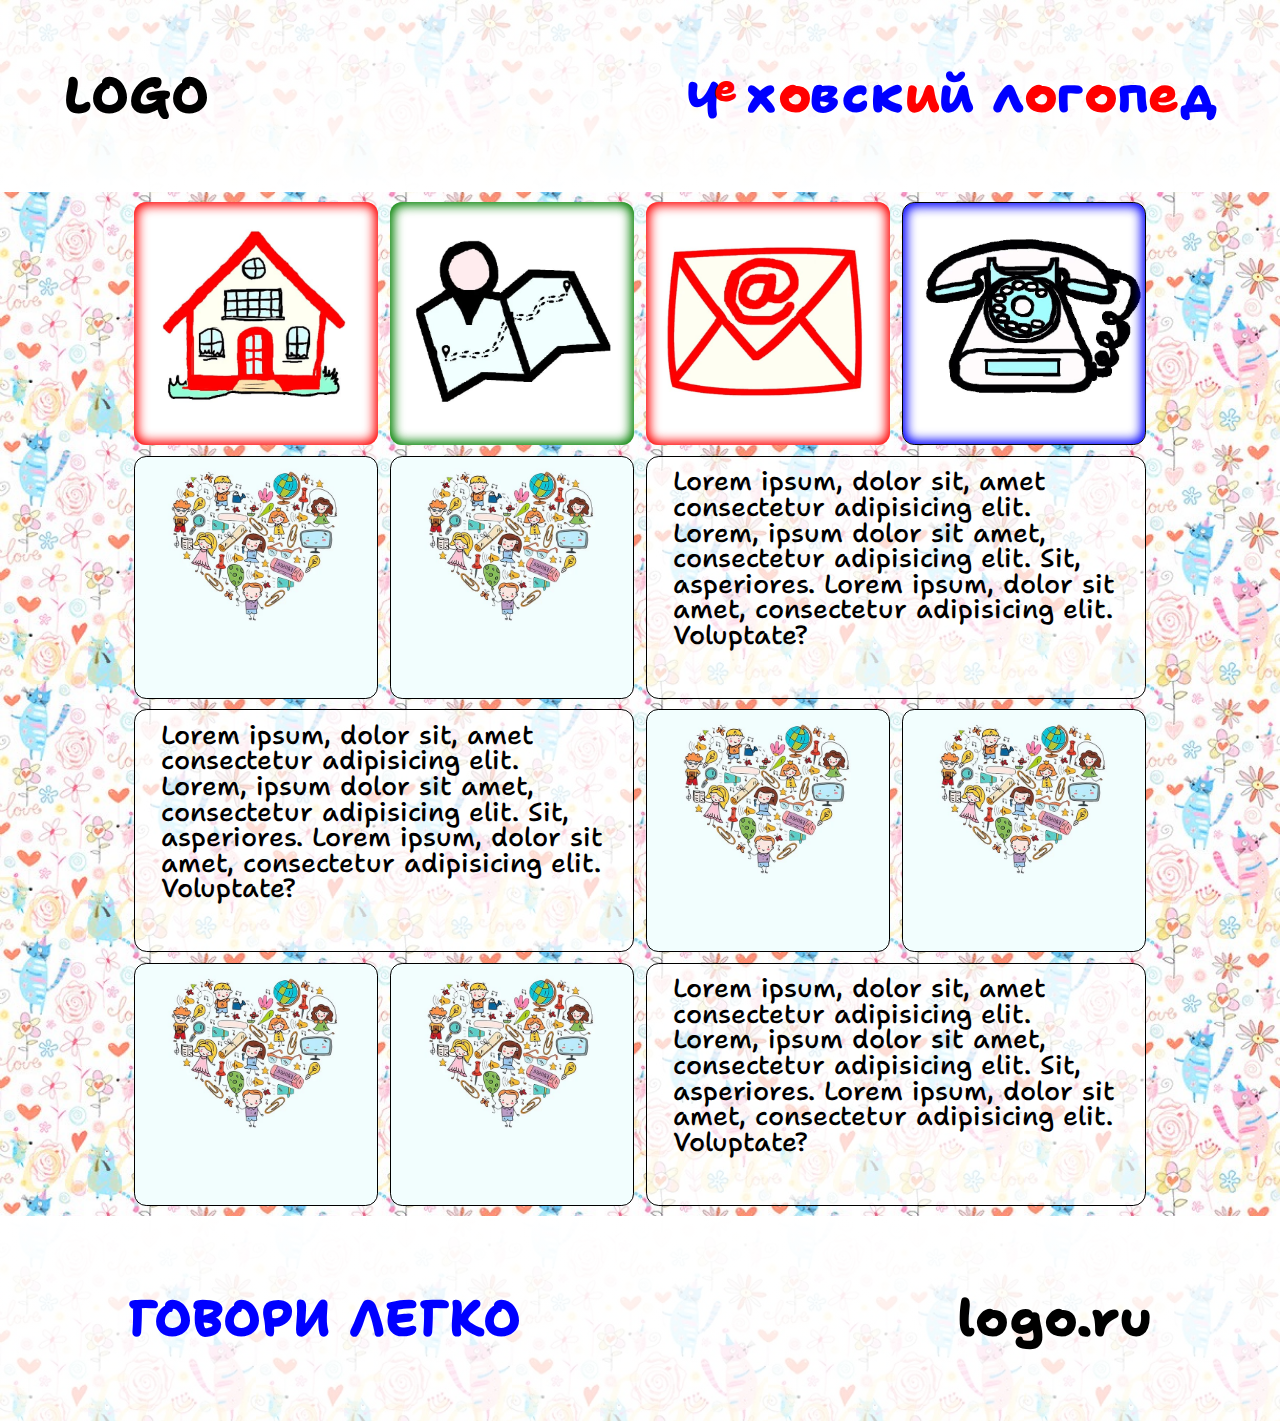
<file: index5.html>
<!DOCTYPE html>
<html lang="ru">
<head>
  <title>Ученики</title>
  <meta http-equiv="content-type" content="text/html; charset=utf-8">   
      <meta name="format-detection" content="telephone=no">
  <meta http-equiv="X-UA-Compatible" content="IE=edge"> 
  <meta name="viewport" content="width=device-width">
  <meta name="description" content="Описание которое будет в поисковике под верхней строкой">
  <meta name="keywords" content="ключевые слова">
  <link rel="stylesheet" href="css/header.css">
  <link rel="stylesheet" href="css/style.css">
  <link rel="stylesheet" href="css/footer.css">
</head>
<body>
  <div class="wrapper">
<div class="header">
	<div class="header__head">
		<div class="header__head_logo">
			<p>LOGO</p>
		</div>
		<div class="header__head_info info">
			<p>
				<!-- <span class="infoP info2"></span> --><span class="infoO info1"></span><span class="infoD info2"></span><span class="infoOOOO info1"></span><span class="infoL info2"></span><span class="infoNol info3"></span><span class="infoS info2"></span><span class="infoK info2"></span><span class="infoI info1"></span><span class="infoY info2"></span> <span class="infoLL info2"></span><span class="infoOO info1"></span><span class="infoG info2"></span><span class="infoOOO info1"></span><span class="infoPP info2"></span><span class="infoE info1"></span><span class="infoDD info2"></span>
			</p>
		</div>
	</div>
</div>            <div class="content">
<div class="header__body">
  <div class="header__body_menu main__menu">
    <div class="main__menu_row main__row">
      <div class="main__row_left main__left">
        <a href="index.html" class="main__left_block ibg">
          <img src="img/home.jpg">
        </a>
        <a href="map.html" class="main__left_block ibg">
          <img src="img/map.jpg">
        </a>
      </div>
      <div class="main__row_right main__right">
        <a href="mail.html" class="main__left_block ibg">
          <img src="img/mail.jpg">
        </a>
        <a href="tel.html" class="main__right_block ibg">
          <img src="img/phone.jpg">
        </a>
      </div>
    </div>
  </div>
</div>                 <div class="content__section"> 
                   <div class="content__section_row section__row">
                     <div class="section__row_block ibg">
                       <img src="img/4.jpg" alt="speechЕherapist">
                     </div>
                     <div class="section__row_block ibg">
                       <img src="img/4.jpg" alt="speechЕherapist">
                     </div>
                   </div> 
                   <div class="content__section_row section__row">
                      <div class="section__row_bigblock bigblock bigblockInfo">
                        <div class="bigblock__info">
                          <p>
                            Lorem ipsum, dolor sit, amet consectetur adipisicing elit. Lorem, ipsum dolor sit amet, consectetur adipisicing elit. Sit, asperiores. Lorem ipsum, dolor sit amet, consectetur adipisicing elit. Voluptate?
                          </p>
                        </div>
                      </div>
                   </div> 
                 </div>
                 
                 <div class="content__section">
                   <div class="content__section_row section__row section__row_transform1">
                      <div class="section__row_bigblock bigblock bigblockInfo">
                        <div class="bigblock__info">
                          <p>
                            Lorem ipsum, dolor sit, amet consectetur adipisicing elit. Lorem, ipsum dolor sit amet, consectetur adipisicing elit. Sit, asperiores. Lorem ipsum, dolor sit amet, consectetur adipisicing elit. Voluptate?
                          </p>
                        </div>
                      </div>
                   </div>
                   <div class="content__section_row section__row section__row_transform2">
                     <div class="section__row_block ibg">
                       <img src="img/4.jpg" alt="speechЕherapist">
                     </div>
                     <div class="section__row_block ibg">
                       <img src="img/4.jpg" alt="speechЕherapist">
                     </div>
                   </div>  
                 </div> 
                 <div class="content__section"> 
                   <div class="content__section_row section__row">
                     <div class="section__row_block ibg">
                       <img src="img/4.jpg" alt="speechЕherapist">
                     </div>
                     <div class="section__row_block ibg">
                       <img src="img/4.jpg" alt="speechЕherapist">
                     </div>
                   </div> 
                   <div class="content__section_row section__row">
                      <div class="section__row_bigblock bigblock bigblockInfo">
                        <div class="bigblock__info">
                          <p>
                            Lorem ipsum, dolor sit, amet consectetur adipisicing elit. Lorem, ipsum dolor sit amet, consectetur adipisicing elit. Sit, asperiores. Lorem ipsum, dolor sit amet, consectetur adipisicing elit. Voluptate?
                          </p>
                        </div>
                      </div>
                   </div> 
                 </div>
            </div>
<div class="footer">
	<div class="footer__wrap">
		<div class="footer__wrap_left">
			<p>говори легко</p>
		</div>
		<div class="footer__wrap_right">
			logo.ru
		</div>
	</div>
</div>      </div>
      <script src="js/main.js"></script>
</body>
</html>
</file>
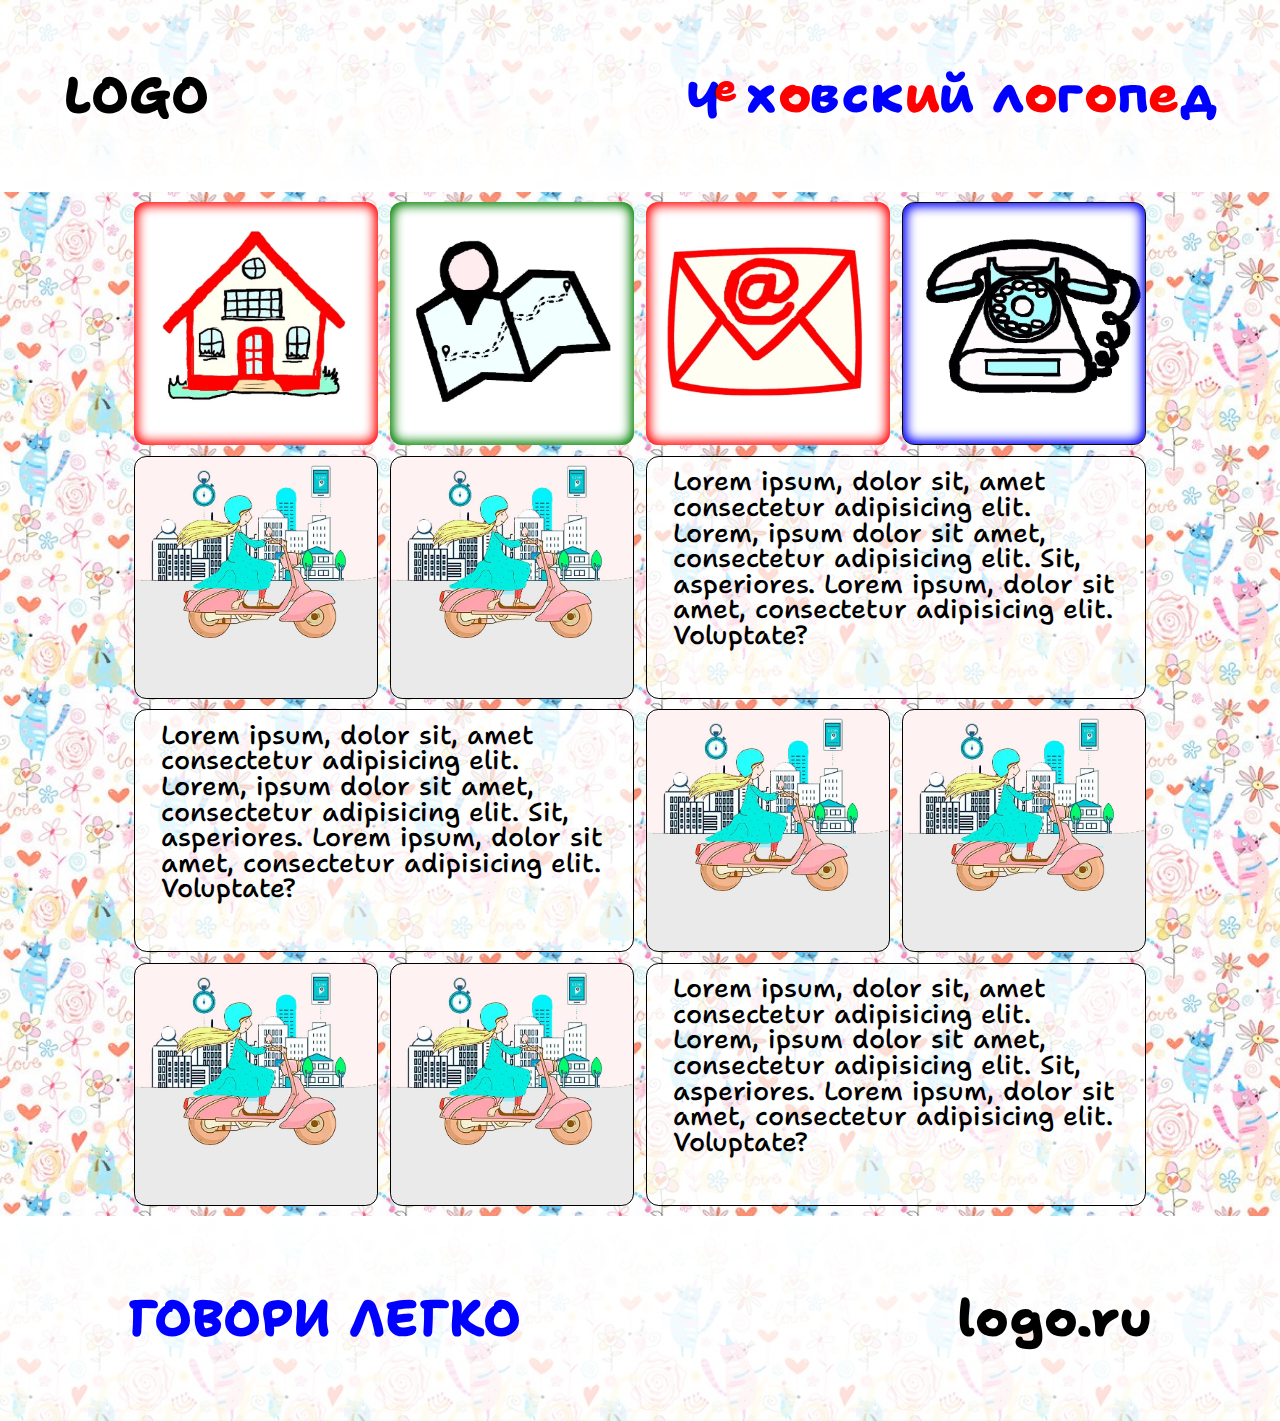
<file: index6.html>
<!DOCTYPE html>
<html lang="ru">
<head>
  <title>Выезд</title>
  <meta http-equiv="content-type" content="text/html; charset=utf-8">   
      <meta name="format-detection" content="telephone=no">
  <meta http-equiv="X-UA-Compatible" content="IE=edge"> 
  <meta name="viewport" content="width=device-width">
  <meta name="description" content="Описание которое будет в поисковике под верхней строкой">
  <meta name="keywords" content="ключевые слова">
  <link rel="stylesheet" href="css/header.css">
  <link rel="stylesheet" href="css/style.css">
  <link rel="stylesheet" href="css/footer.css">
</head>
<body>
  <div class="wrapper">
<div class="header">
	<div class="header__head">
		<div class="header__head_logo">
			<p>LOGO</p>
		</div>
		<div class="header__head_info info">
			<p>
				<!-- <span class="infoP info2"></span> --><span class="infoO info1"></span><span class="infoD info2"></span><span class="infoOOOO info1"></span><span class="infoL info2"></span><span class="infoNol info3"></span><span class="infoS info2"></span><span class="infoK info2"></span><span class="infoI info1"></span><span class="infoY info2"></span> <span class="infoLL info2"></span><span class="infoOO info1"></span><span class="infoG info2"></span><span class="infoOOO info1"></span><span class="infoPP info2"></span><span class="infoE info1"></span><span class="infoDD info2"></span>
			</p>
		</div>
	</div>
</div>            <div class="content">
<div class="header__body">
  <div class="header__body_menu main__menu">
    <div class="main__menu_row main__row">
      <div class="main__row_left main__left">
        <a href="index.html" class="main__left_block ibg">
          <img src="img/home.jpg">
        </a>
        <a href="map.html" class="main__left_block ibg">
          <img src="img/map.jpg">
        </a>
      </div>
      <div class="main__row_right main__right">
        <a href="mail.html" class="main__left_block ibg">
          <img src="img/mail.jpg">
        </a>
        <a href="tel.html" class="main__right_block ibg">
          <img src="img/phone.jpg">
        </a>
      </div>
    </div>
  </div>
</div>                 <div class="content__section"> 
                   <div class="content__section_row section__row">
                     <div class="section__row_block ibg">
                       <img src="img/5.jpg" alt="speechЕherapist">
                     </div>
                     <div class="section__row_block ibg">
                       <img src="img/5.jpg" alt="speechЕherapist">
                     </div>
                   </div> 
                   <div class="content__section_row section__row">
                      <div class="section__row_bigblock bigblock bigblockInfo">
                        <div class="bigblock__info">
                          <p>
                            Lorem ipsum, dolor sit, amet consectetur adipisicing elit. Lorem, ipsum dolor sit amet, consectetur adipisicing elit. Sit, asperiores. Lorem ipsum, dolor sit amet, consectetur adipisicing elit. Voluptate?
                          </p>
                        </div>
                      </div>
                   </div> 
                 </div>
                 
                 <div class="content__section">
                   <div class="content__section_row section__row section__row_transform1">
                      <div class="section__row_bigblock bigblock bigblockInfo">
                        <div class="bigblock__info">
                          <p>
                            Lorem ipsum, dolor sit, amet consectetur adipisicing elit. Lorem, ipsum dolor sit amet, consectetur adipisicing elit. Sit, asperiores. Lorem ipsum, dolor sit amet, consectetur adipisicing elit. Voluptate?
                          </p>
                        </div>
                      </div>
                   </div>
                   <div class="content__section_row section__row section__row_transform2">
                     <div class="section__row_block ibg">
                       <img src="img/5.jpg" alt="speechЕherapist">
                     </div>
                     <div class="section__row_block ibg">
                       <img src="img/5.jpg" alt="speechЕherapist">
                     </div>
                   </div>  
                 </div> 
                 <div class="content__section"> 
                   <div class="content__section_row section__row">
                     <div class="section__row_block ibg">
                       <img src="img/5.jpg" alt="speechЕherapist">
                     </div>
                     <div class="section__row_block ibg">
                       <img src="img/5.jpg" alt="speechЕherapist">
                     </div>
                   </div> 
                   <div class="content__section_row section__row">
                      <div class="section__row_bigblock bigblock bigblockInfo">
                        <div class="bigblock__info">
                          <p>
                            Lorem ipsum, dolor sit, amet consectetur adipisicing elit. Lorem, ipsum dolor sit amet, consectetur adipisicing elit. Sit, asperiores. Lorem ipsum, dolor sit amet, consectetur adipisicing elit. Voluptate?
                          </p>
                        </div>
                      </div>
                   </div> 
                 </div>
            </div>
<div class="footer">
	<div class="footer__wrap">
		<div class="footer__wrap_left">
			<p>говори легко</p>
		</div>
		<div class="footer__wrap_right">
			logo.ru
		</div>
	</div>
</div>      </div>
      <script src="js/main.js"></script>
</body>
</html>
</file>
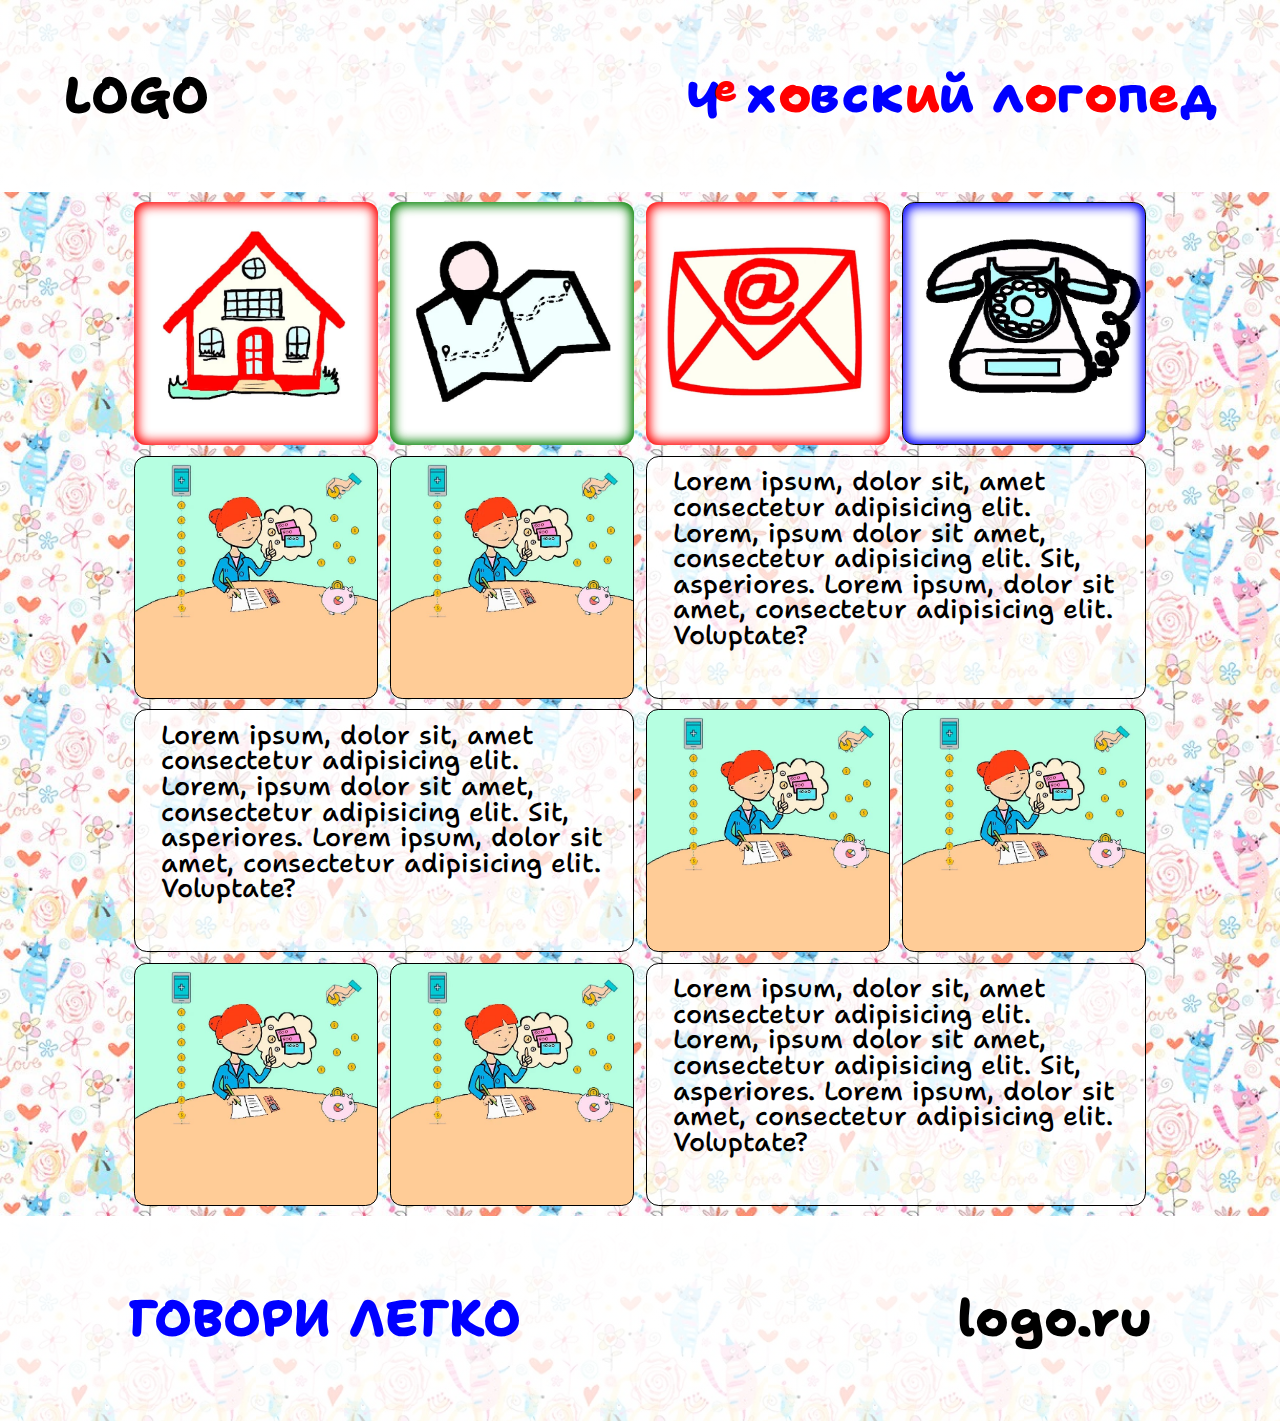
<file: index7.html>
<!DOCTYPE html>
<html lang="ru">
<head>
  <title>Цены</title>
  <meta http-equiv="content-type" content="text/html; charset=utf-8">   
      <meta name="format-detection" content="telephone=no">
  <meta http-equiv="X-UA-Compatible" content="IE=edge"> 
  <meta name="viewport" content="width=device-width">
  <meta name="description" content="Описание которое будет в поисковике под верхней строкой">
  <meta name="keywords" content="ключевые слова">
  <link rel="stylesheet" href="css/header.css">
  <link rel="stylesheet" href="css/style.css">
  <link rel="stylesheet" href="css/footer.css">
</head>
<body>
  <div class="wrapper">
<div class="header">
	<div class="header__head">
		<div class="header__head_logo">
			<p>LOGO</p>
		</div>
		<div class="header__head_info info">
			<p>
				<!-- <span class="infoP info2"></span> --><span class="infoO info1"></span><span class="infoD info2"></span><span class="infoOOOO info1"></span><span class="infoL info2"></span><span class="infoNol info3"></span><span class="infoS info2"></span><span class="infoK info2"></span><span class="infoI info1"></span><span class="infoY info2"></span> <span class="infoLL info2"></span><span class="infoOO info1"></span><span class="infoG info2"></span><span class="infoOOO info1"></span><span class="infoPP info2"></span><span class="infoE info1"></span><span class="infoDD info2"></span>
			</p>
		</div>
	</div>
</div>            <div class="content">
<div class="header__body">
  <div class="header__body_menu main__menu">
    <div class="main__menu_row main__row">
      <div class="main__row_left main__left">
        <a href="index.html" class="main__left_block ibg">
          <img src="img/home.jpg">
        </a>
        <a href="map.html" class="main__left_block ibg">
          <img src="img/map.jpg">
        </a>
      </div>
      <div class="main__row_right main__right">
        <a href="mail.html" class="main__left_block ibg">
          <img src="img/mail.jpg">
        </a>
        <a href="tel.html" class="main__right_block ibg">
          <img src="img/phone.jpg">
        </a>
      </div>
    </div>
  </div>
</div>                 <div class="content__section"> 
                   <div class="content__section_row section__row">
                     <div class="section__row_block ibg">
                       <img src="img/6.jpg" alt="speechЕherapist">
                     </div>
                     <div class="section__row_block ibg">
                       <img src="img/6.jpg" alt="speechЕherapist">
                     </div>
                   </div> 
                   <div class="content__section_row section__row">
                      <div class="section__row_bigblock bigblock bigblockInfo">
                        <div class="bigblock__info">
                          <p>
                            Lorem ipsum, dolor sit, amet consectetur adipisicing elit. Lorem, ipsum dolor sit amet, consectetur adipisicing elit. Sit, asperiores. Lorem ipsum, dolor sit amet, consectetur adipisicing elit. Voluptate?
                          </p>
                        </div>
                      </div>
                   </div> 
                 </div>
                 
                 <div class="content__section">
                   <div class="content__section_row section__row section__row_transform1">
                      <div class="section__row_bigblock bigblock bigblockInfo">
                        <div class="bigblock__info">
                          <p>
                            Lorem ipsum, dolor sit, amet consectetur adipisicing elit. Lorem, ipsum dolor sit amet, consectetur adipisicing elit. Sit, asperiores. Lorem ipsum, dolor sit amet, consectetur adipisicing elit. Voluptate?
                          </p>
                        </div>
                      </div>
                   </div>
                   <div class="content__section_row section__row section__row_transform2">
                     <div class="section__row_block ibg">
                       <img src="img/6.jpg" alt="speechЕherapist">
                     </div>
                     <div class="section__row_block ibg">
                       <img src="img/6.jpg" alt="speechЕherapist">
                     </div>
                   </div>  
                 </div> 
                 <div class="content__section"> 
                   <div class="content__section_row section__row">
                     <div class="section__row_block ibg">
                       <img src="img/6.jpg" alt="speechЕherapist">
                     </div>
                     <div class="section__row_block ibg">
                       <img src="img/6.jpg" alt="speechЕherapist">
                     </div>
                   </div> 
                   <div class="content__section_row section__row">
                      <div class="section__row_bigblock bigblock bigblockInfo">
                        <div class="bigblock__info">
                          <p>
                            Lorem ipsum, dolor sit, amet consectetur adipisicing elit. Lorem, ipsum dolor sit amet, consectetur adipisicing elit. Sit, asperiores. Lorem ipsum, dolor sit amet, consectetur adipisicing elit. Voluptate?
                          </p>
                        </div>
                      </div>
                   </div> 
                 </div>
            </div>
<div class="footer">
	<div class="footer__wrap">
		<div class="footer__wrap_left">
			<p>говори легко</p>
		</div>
		<div class="footer__wrap_right">
			logo.ru
		</div>
	</div>
</div>      </div>
      <script src="js/main.js"></script>
</body>
</html>
</file>
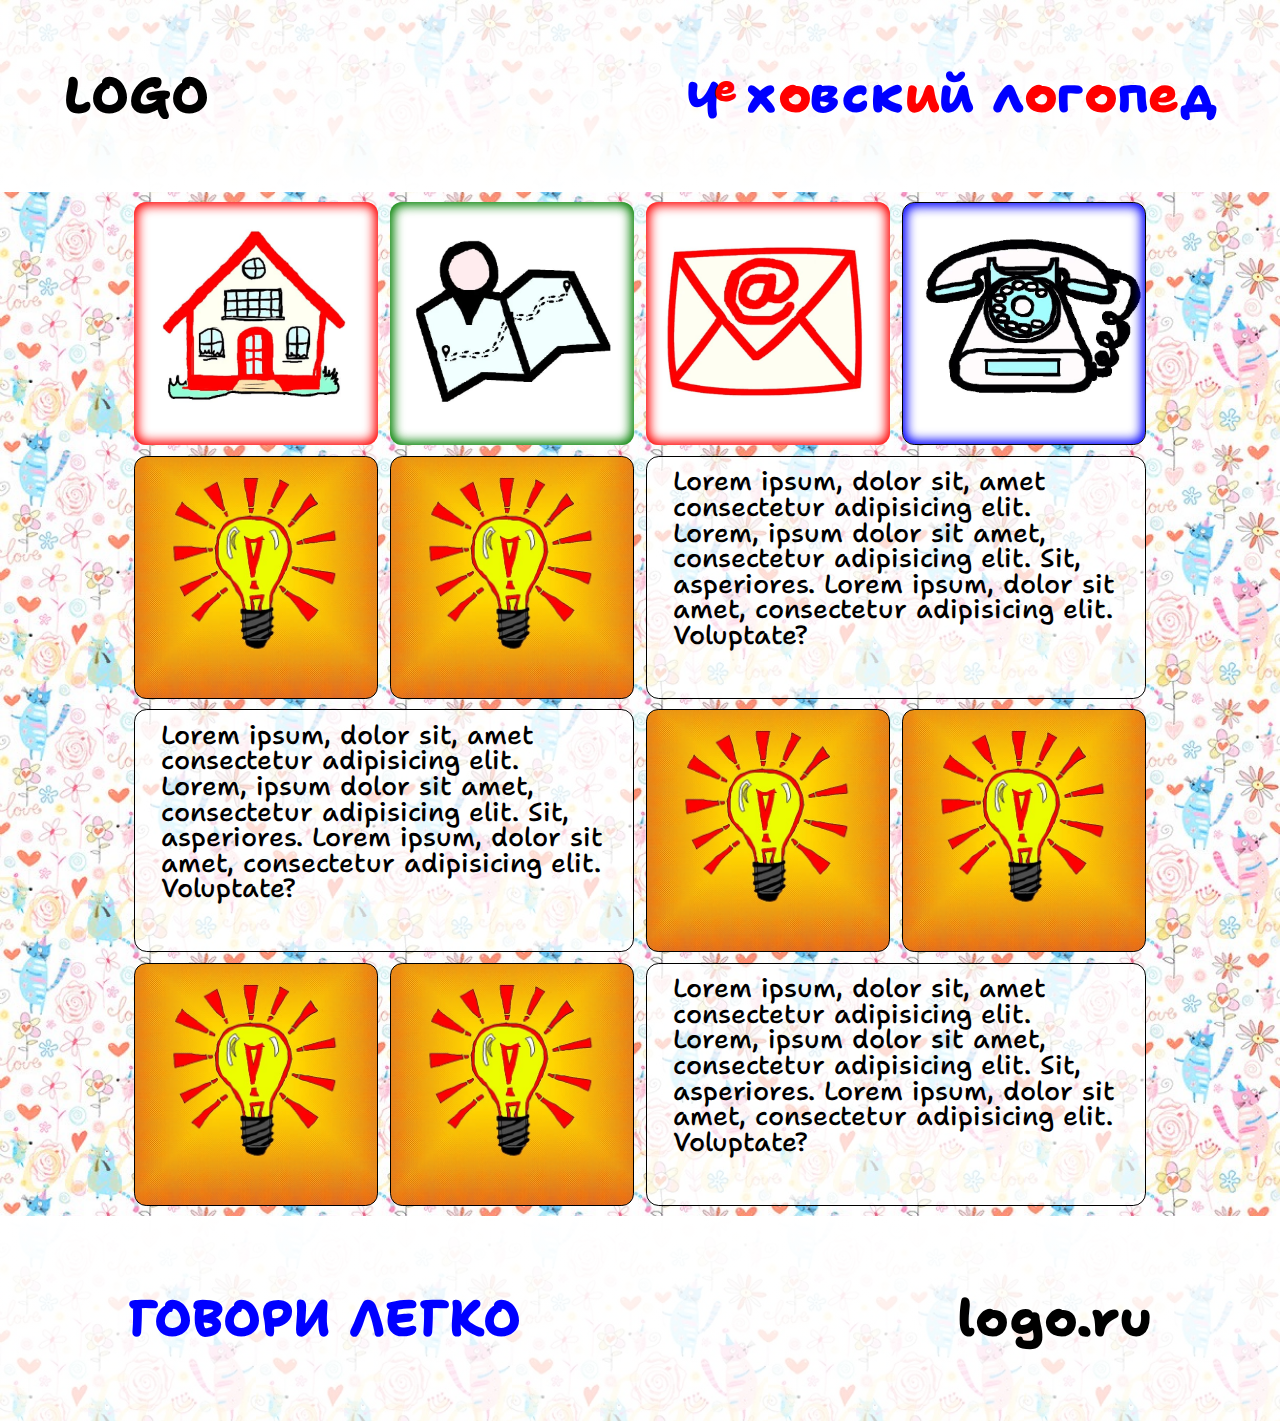
<file: index8.html>
<!DOCTYPE html>
<html lang="ru">
<head>
  <title>Важное</title>
  <meta http-equiv="content-type" content="text/html; charset=utf-8">   
      <meta name="format-detection" content="telephone=no">
  <meta http-equiv="X-UA-Compatible" content="IE=edge"> 
  <meta name="viewport" content="width=device-width">
  <meta name="description" content="Описание которое будет в поисковике под верхней строкой">
  <meta name="keywords" content="ключевые слова">
  <link rel="stylesheet" href="css/header.css">
  <link rel="stylesheet" href="css/style.css">
  <link rel="stylesheet" href="css/footer.css">
</head>
<body>
  <div class="wrapper">
<div class="header">
	<div class="header__head">
		<div class="header__head_logo">
			<p>LOGO</p>
		</div>
		<div class="header__head_info info">
			<p>
				<!-- <span class="infoP info2"></span> --><span class="infoO info1"></span><span class="infoD info2"></span><span class="infoOOOO info1"></span><span class="infoL info2"></span><span class="infoNol info3"></span><span class="infoS info2"></span><span class="infoK info2"></span><span class="infoI info1"></span><span class="infoY info2"></span> <span class="infoLL info2"></span><span class="infoOO info1"></span><span class="infoG info2"></span><span class="infoOOO info1"></span><span class="infoPP info2"></span><span class="infoE info1"></span><span class="infoDD info2"></span>
			</p>
		</div>
	</div>
</div>            <div class="content">
<div class="header__body">
  <div class="header__body_menu main__menu">
    <div class="main__menu_row main__row">
      <div class="main__row_left main__left">
        <a href="index.html" class="main__left_block ibg">
          <img src="img/home.jpg">
        </a>
        <a href="map.html" class="main__left_block ibg">
          <img src="img/map.jpg">
        </a>
      </div>
      <div class="main__row_right main__right">
        <a href="mail.html" class="main__left_block ibg">
          <img src="img/mail.jpg">
        </a>
        <a href="tel.html" class="main__right_block ibg">
          <img src="img/phone.jpg">
        </a>
      </div>
    </div>
  </div>
</div>                 <div class="content__section"> 
                   <div class="content__section_row section__row">
                     <div class="section__row_block ibg">
                       <img src="img/7.jpg" alt="speechЕherapist">
                     </div>
                     <div class="section__row_block ibg">
                       <img src="img/7.jpg" alt="speechЕherapist">
                     </div>
                   </div> 
                   <div class="content__section_row section__row">
                      <div class="section__row_bigblock bigblock bigblockInfo">
                        <div class="bigblock__info">
                          <p>
                            Lorem ipsum, dolor sit, amet consectetur adipisicing elit. Lorem, ipsum dolor sit amet, consectetur adipisicing elit. Sit, asperiores. Lorem ipsum, dolor sit amet, consectetur adipisicing elit. Voluptate?
                          </p>
                        </div>
                      </div>
                   </div> 
                 </div>
                 
                 <div class="content__section">
                   <div class="content__section_row section__row section__row_transform1">
                      <div class="section__row_bigblock bigblock bigblockInfo">
                        <div class="bigblock__info">
                          <p>
                            Lorem ipsum, dolor sit, amet consectetur adipisicing elit. Lorem, ipsum dolor sit amet, consectetur adipisicing elit. Sit, asperiores. Lorem ipsum, dolor sit amet, consectetur adipisicing elit. Voluptate?
                          </p>
                        </div>
                      </div>
                   </div>
                   <div class="content__section_row section__row section__row_transform2">
                     <div class="section__row_block ibg">
                       <img src="img/7.jpg" alt="speechЕherapist">
                     </div>
                     <div class="section__row_block ibg">
                       <img src="img/7.jpg" alt="speechЕherapist">
                     </div>
                   </div>  
                 </div> 
                 <div class="content__section"> 
                   <div class="content__section_row section__row">
                     <div class="section__row_block ibg">
                       <img src="img/7.jpg" alt="speechЕherapist">
                     </div>
                     <div class="section__row_block ibg">
                       <img src="img/7.jpg" alt="speechЕherapist">
                     </div>
                   </div> 
                   <div class="content__section_row section__row">
                      <div class="section__row_bigblock bigblock bigblockInfo">
                        <div class="bigblock__info">
                          <p>
                            Lorem ipsum, dolor sit, amet consectetur adipisicing elit. Lorem, ipsum dolor sit amet, consectetur adipisicing elit. Sit, asperiores. Lorem ipsum, dolor sit amet, consectetur adipisicing elit. Voluptate?
                          </p>
                        </div>
                      </div>
                   </div> 
                 </div>
            </div>
<div class="footer">
	<div class="footer__wrap">
		<div class="footer__wrap_left">
			<p>говори легко</p>
		</div>
		<div class="footer__wrap_right">
			logo.ru
		</div>
	</div>
</div>      </div>
      <script src="js/main.js"></script>
</body>
</html>
</file>
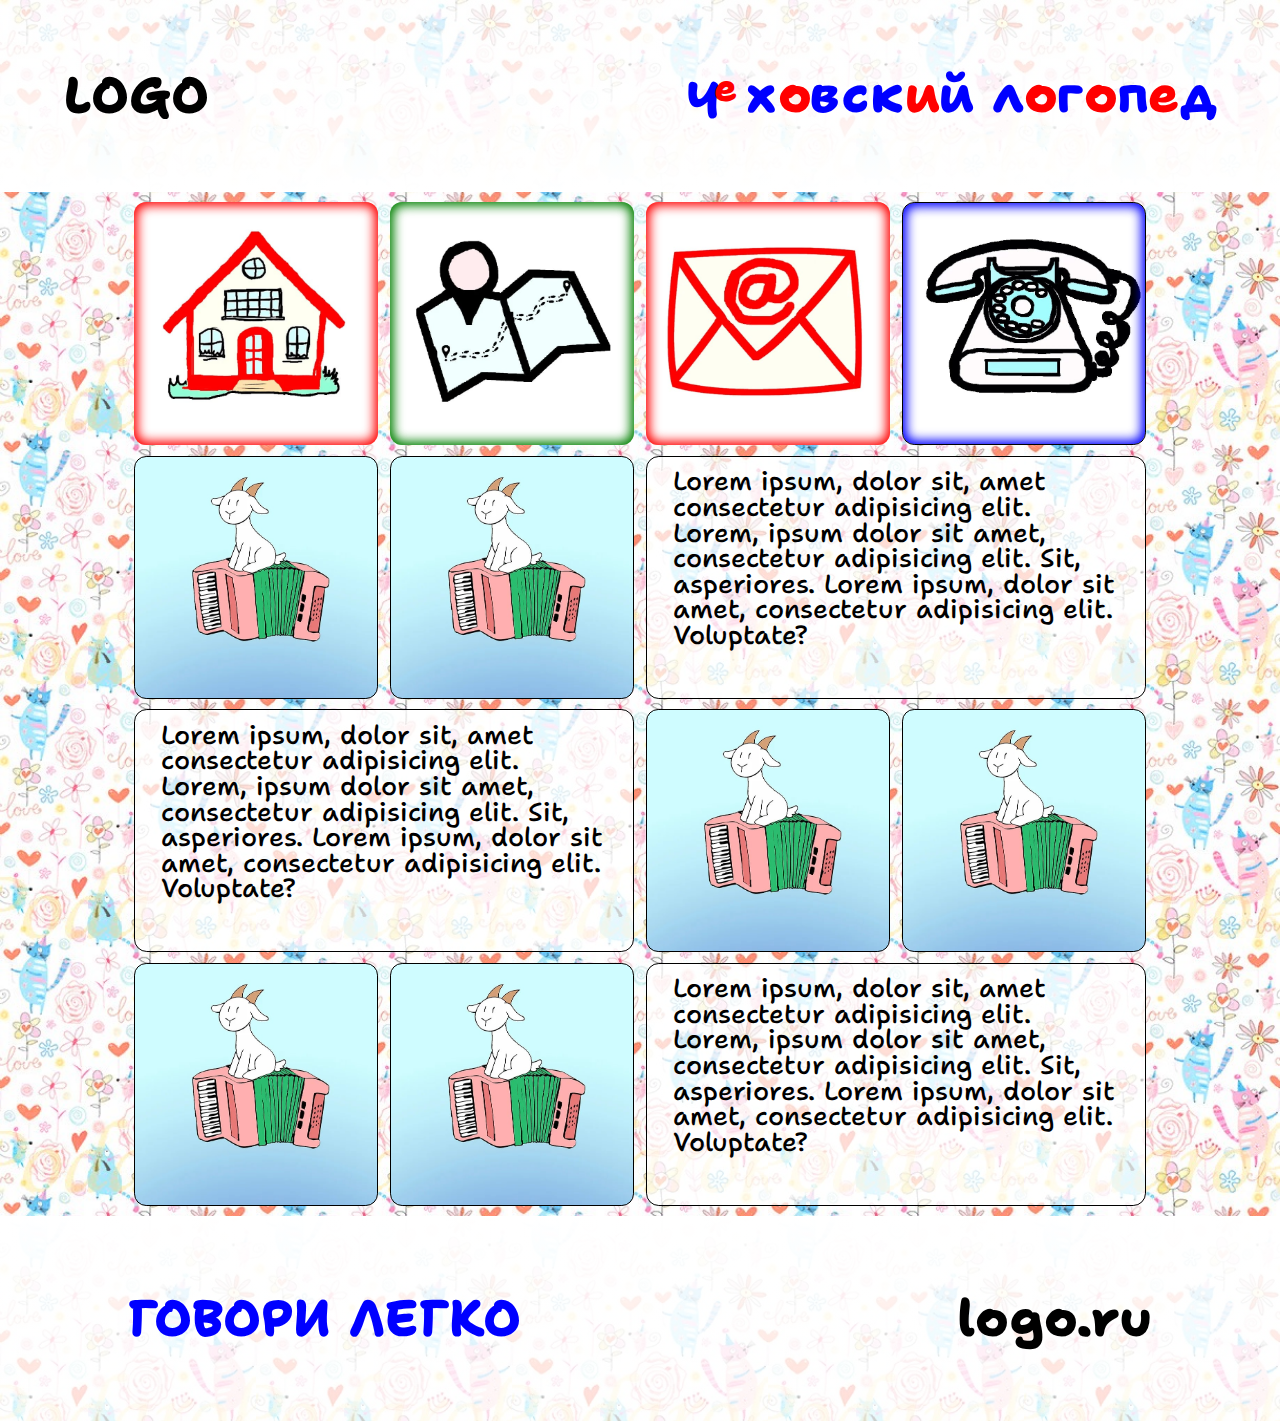
<file: index9.html>
<!DOCTYPE html>
<html lang="ru">
<head>
  <title>Нужное</title>
  <meta http-equiv="content-type" content="text/html; charset=utf-8">   
      <meta name="format-detection" content="telephone=no">
  <meta http-equiv="X-UA-Compatible" content="IE=edge"> 
  <meta name="viewport" content="width=device-width">
  <meta name="description" content="Описание которое будет в поисковике под верхней строкой">
  <meta name="keywords" content="ключевые слова">
  <link rel="stylesheet" href="css/header.css">
  <link rel="stylesheet" href="css/style.css">
  <link rel="stylesheet" href="css/footer.css">
</head>
<body>
  <div class="wrapper">
<div class="header">
	<div class="header__head">
		<div class="header__head_logo">
			<p>LOGO</p>
		</div>
		<div class="header__head_info info">
			<p>
				<!-- <span class="infoP info2"></span> --><span class="infoO info1"></span><span class="infoD info2"></span><span class="infoOOOO info1"></span><span class="infoL info2"></span><span class="infoNol info3"></span><span class="infoS info2"></span><span class="infoK info2"></span><span class="infoI info1"></span><span class="infoY info2"></span> <span class="infoLL info2"></span><span class="infoOO info1"></span><span class="infoG info2"></span><span class="infoOOO info1"></span><span class="infoPP info2"></span><span class="infoE info1"></span><span class="infoDD info2"></span>
			</p>
		</div>
	</div>
</div>            <div class="content">
<div class="header__body">
  <div class="header__body_menu main__menu">
    <div class="main__menu_row main__row">
      <div class="main__row_left main__left">
        <a href="index.html" class="main__left_block ibg">
          <img src="img/home.jpg">
        </a>
        <a href="map.html" class="main__left_block ibg">
          <img src="img/map.jpg">
        </a>
      </div>
      <div class="main__row_right main__right">
        <a href="mail.html" class="main__left_block ibg">
          <img src="img/mail.jpg">
        </a>
        <a href="tel.html" class="main__right_block ibg">
          <img src="img/phone.jpg">
        </a>
      </div>
    </div>
  </div>
</div>                 <div class="content__section"> 
                   <div class="content__section_row section__row">
                     <div class="section__row_block ibg">
                       <img src="img/8.jpg" alt="speechЕherapist">
                     </div>
                     <div class="section__row_block ibg">
                       <img src="img/8.jpg" alt="speechЕherapist">
                     </div>
                   </div> 
                   <div class="content__section_row section__row">
                      <div class="section__row_bigblock bigblock bigblockInfo">
                        <div class="bigblock__info">
                          <p>
                            Lorem ipsum, dolor sit, amet consectetur adipisicing elit. Lorem, ipsum dolor sit amet, consectetur adipisicing elit. Sit, asperiores. Lorem ipsum, dolor sit amet, consectetur adipisicing elit. Voluptate?
                          </p>
                        </div>
                      </div>
                   </div> 
                 </div>
                 
                 <div class="content__section">
                   <div class="content__section_row section__row section__row_transform1">
                      <div class="section__row_bigblock bigblock bigblockInfo">
                        <div class="bigblock__info">
                          <p>
                            Lorem ipsum, dolor sit, amet consectetur adipisicing elit. Lorem, ipsum dolor sit amet, consectetur adipisicing elit. Sit, asperiores. Lorem ipsum, dolor sit amet, consectetur adipisicing elit. Voluptate?
                          </p>
                        </div>
                      </div>
                   </div>
                   <div class="content__section_row section__row section__row_transform2">
                     <div class="section__row_block ibg">
                       <img src="img/8.jpg" alt="speechЕherapist">
                     </div>
                     <div class="section__row_block ibg">
                       <img src="img/8.jpg" alt="speechЕherapist">
                     </div>
                   </div>  
                 </div> 
                 <div class="content__section"> 
                   <div class="content__section_row section__row">
                     <div class="section__row_block ibg">
                       <img src="img/8.jpg" alt="speechЕherapist">
                     </div>
                     <div class="section__row_block ibg">
                       <img src="img/8.jpg" alt="speechЕherapist">
                     </div>
                   </div> 
                   <div class="content__section_row section__row">
                      <div class="section__row_bigblock bigblock bigblockInfo">
                        <div class="bigblock__info">
                          <p>
                            Lorem ipsum, dolor sit, amet consectetur adipisicing elit. Lorem, ipsum dolor sit amet, consectetur adipisicing elit. Sit, asperiores. Lorem ipsum, dolor sit amet, consectetur adipisicing elit. Voluptate?
                          </p>
                        </div>
                      </div>
                   </div> 
                 </div>
            </div>
<div class="footer">
	<div class="footer__wrap">
		<div class="footer__wrap_left">
			<p>говори легко</p>
		</div>
		<div class="footer__wrap_right">
			logo.ru
		</div>
	</div>
</div>      </div>
      <script src="js/main.js"></script>
</body>
</html>
</file>
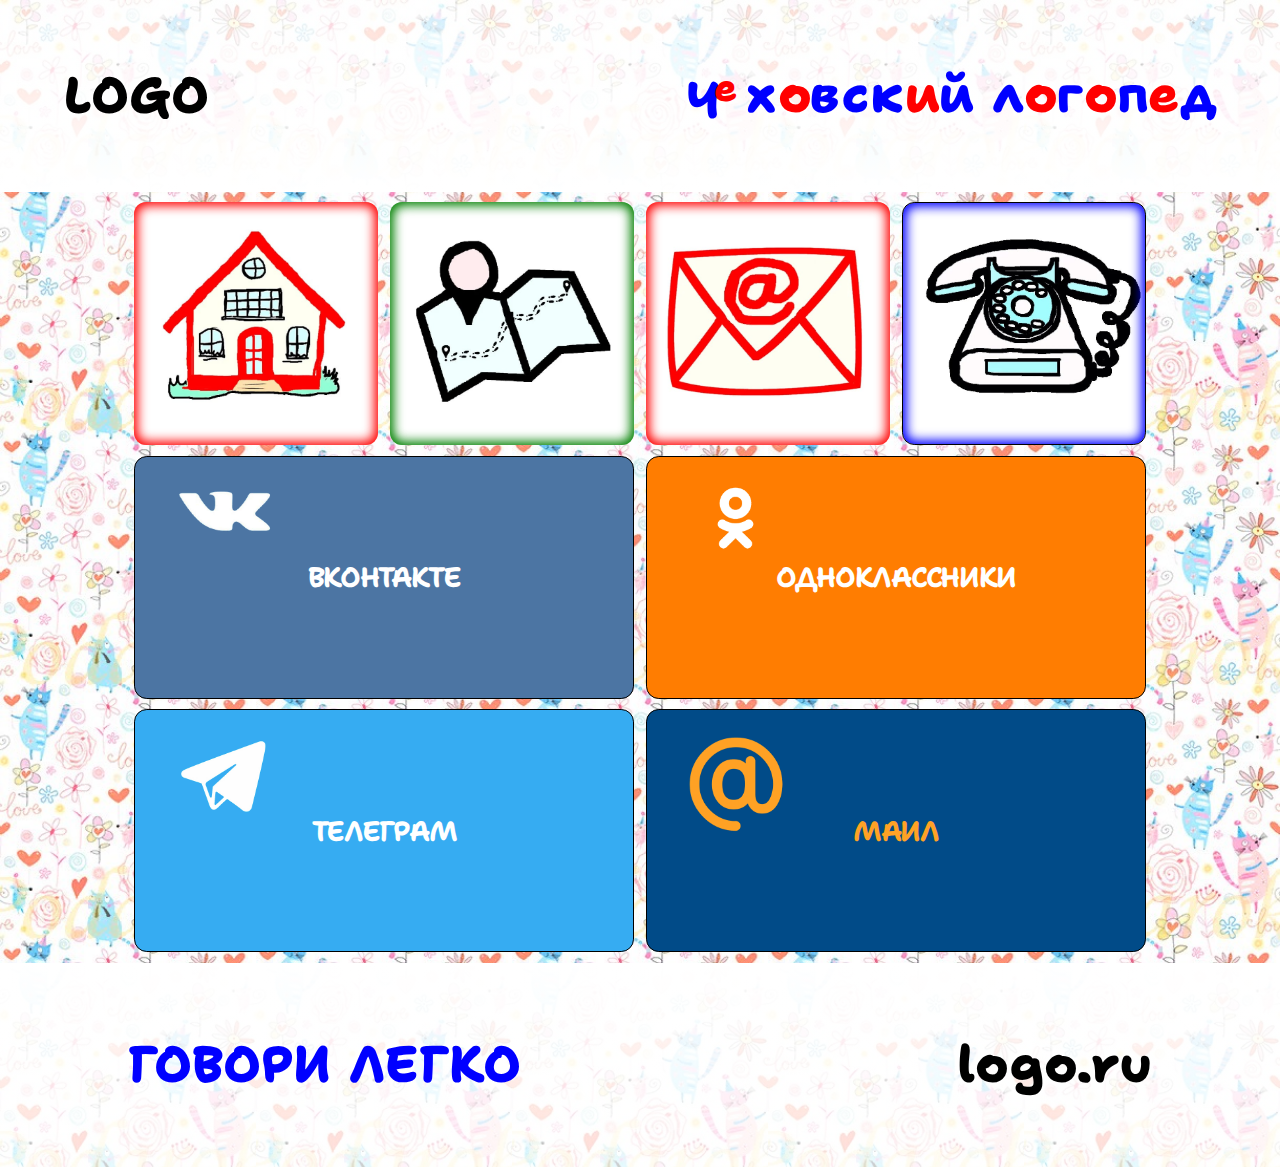
<file: mail.html>
<!DOCTYPE html>
<html lang="ru">
<head>
  <title>Верняя строка сайта в поисковике</title>
  <meta http-equiv="content-type" content="text/html; charset=utf-8">   
      <meta name="format-detection" content="telephone=no">
  <meta http-equiv="X-UA-Compatible" content="IE=edge"> 
  <meta name="viewport" content="width=device-width">
  <meta name="description" content="Описание которое будет в поисковике под верхней строкой">
  <meta name="keywords" content="ключевые слова">
  <link rel="stylesheet" href="css/header.css">
  <link rel="stylesheet" href="css/style.css">
  <link rel="stylesheet" href="css/footer.css">
  <link rel="stylesheet" href="css/mail.css">
</head>
<body>
	<div class="wrapper">
<div class="header">
	<div class="header__head">
		<div class="header__head_logo">
			<p>LOGO</p>
		</div>
		<div class="header__head_info info">
			<p>
				<!-- <span class="infoP info2"></span> --><span class="infoO info1"></span><span class="infoD info2"></span><span class="infoOOOO info1"></span><span class="infoL info2"></span><span class="infoNol info3"></span><span class="infoS info2"></span><span class="infoK info2"></span><span class="infoI info1"></span><span class="infoY info2"></span> <span class="infoLL info2"></span><span class="infoOO info1"></span><span class="infoG info2"></span><span class="infoOOO info1"></span><span class="infoPP info2"></span><span class="infoE info1"></span><span class="infoDD info2"></span>
			</p>
		</div>
	</div>
</div>            <div class="content">
<div class="header__body">
  <div class="header__body_menu main__menu">
    <div class="main__menu_row main__row">
      <div class="main__row_left main__left">
        <a href="index.html" class="main__left_block ibg">
          <img src="img/home.jpg">
        </a>
        <a href="map.html" class="main__left_block ibg">
          <img src="img/map.jpg">
        </a>
      </div>
      <div class="main__row_right main__right">
        <a href="mail.html" class="main__left_block ibg">
          <img src="img/mail.jpg">
        </a>
        <a href="tel.html" class="main__right_block ibg">
          <img src="img/phone.jpg">
        </a>
      </div>
    </div>
  </div>
</div>                 <div class="content__section">
                   <div class="content__section_row section__row">
                      <div class="section__row_bigblock bigblock__mail bigblock__mail1">
                        <div class="bigblock__title bigblock__title_mail ibg">
                          <img src="img/vcontacte.png" alt="">
                          <a href="">вконтакте</a>
                        </div>
                      </div>
                   </div>
                   <div class="content__section_row section__row">
                      <div class="section__row_bigblock bigblock__mail bigblock__mail2">
                        <div class="bigblock__title bigblock__title_mail ibg">
                          <img src="img/odnoclassniki.png" alt="">
                          <a href="#">одноклассники</a>
                        </div>
                      </div>
                   </div>
                 </div>
                 <div class="content__section">
                   <div class="content__section_row section__row">
                      <div class="section__row_bigblock bigblock__mail bigblock__mail3">
                        <div class="bigblock__title bigblock__title_mail ibg">
                          <img src="img/telegram.png" alt="">
                          <a href="#">телеграм</a>
                        </div>
                      </div>
                   </div>
                   <div class="content__section_row section__row">
                      <div class="section__row_bigblock bigblock__mail bigblock__mail4">
                        <div class="bigblock__title bigblock__title_mail ibg">
                          <img src="img/mail.png" alt="">
                          <a href="#">маил</a>
                        </div>
                      </div>
                   </div>
                 </div>
            </div>
<div class="footer">
	<div class="footer__wrap">
		<div class="footer__wrap_left">
			<p>говори легко</p>
		</div>
		<div class="footer__wrap_right">
			logo.ru
		</div>
	</div>
</div>      </div>
      
      <script src="js/main.js"></script>
</body>
</html>
</file>
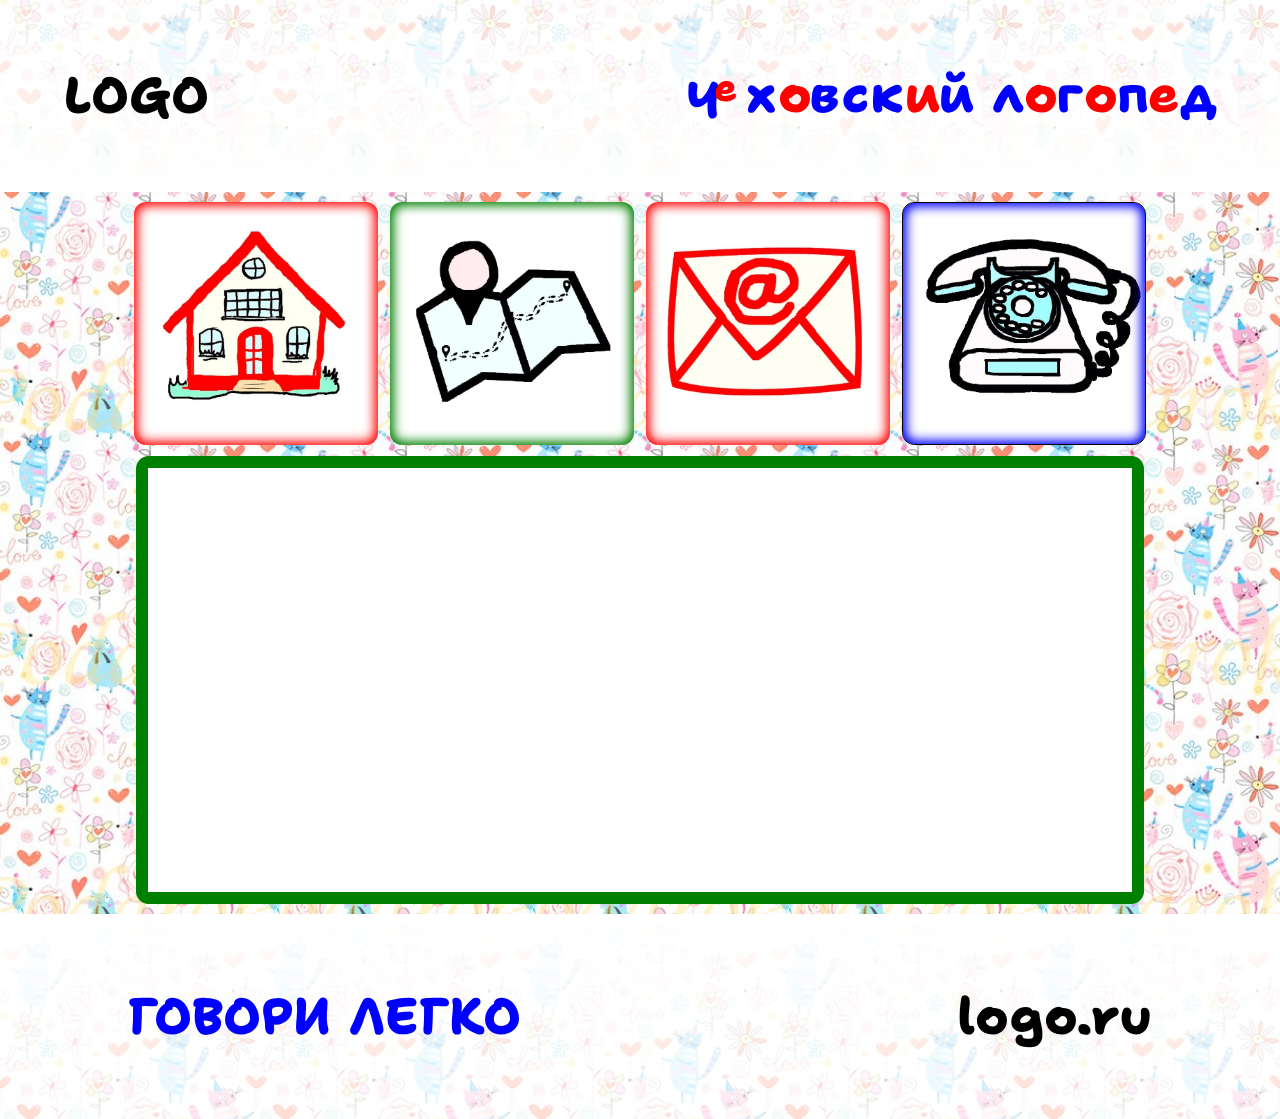
<file: map.html>
<!DOCTYPE html>
<html lang="ru">
<head>
  <title>Верняя строка сайта в поисковике</title>
  <meta http-equiv="content-type" content="text/html; charset=utf-8">   
      <meta name="format-detection" content="telephone=no">
  <meta http-equiv="X-UA-Compatible" content="IE=edge"> 
  <meta name="viewport" content="width=device-width">
  <meta name="description" content="Описание которое будет в поисковике под верхней строкой">
  <meta name="keywords" content="ключевые слова">
  <link rel="stylesheet" href="css/header.css">
  <link rel="stylesheet" href="css/style.css">
  <link rel="stylesheet" href="css/footer.css">
  <link rel="stylesheet" href="css/map.css">
</head>
<body>
	<div class="wrapper">
<div class="header">
	<div class="header__head">
		<div class="header__head_logo">
			<p>LOGO</p>
		</div>
		<div class="header__head_info info">
			<p>
				<!-- <span class="infoP info2"></span> --><span class="infoO info1"></span><span class="infoD info2"></span><span class="infoOOOO info1"></span><span class="infoL info2"></span><span class="infoNol info3"></span><span class="infoS info2"></span><span class="infoK info2"></span><span class="infoI info1"></span><span class="infoY info2"></span> <span class="infoLL info2"></span><span class="infoOO info1"></span><span class="infoG info2"></span><span class="infoOOO info1"></span><span class="infoPP info2"></span><span class="infoE info1"></span><span class="infoDD info2"></span>
			</p>
		</div>
	</div>
</div>            <div class="content">
<div class="header__body">
  <div class="header__body_menu main__menu">
    <div class="main__menu_row main__row">
      <div class="main__row_left main__left">
        <a href="index.html" class="main__left_block ibg">
          <img src="img/home.jpg">
        </a>
        <a href="map.html" class="main__left_block ibg">
          <img src="img/map.jpg">
        </a>
      </div>
      <div class="main__row_right main__right">
        <a href="mail.html" class="main__left_block ibg">
          <img src="img/mail.jpg">
        </a>
        <a href="tel.html" class="main__right_block ibg">
          <img src="img/phone.jpg">
        </a>
      </div>
    </div>
  </div>
</div>                 <div class="content__map">
                   <iframe src="https://yandex.ru/map-widget/v1/?um=constructor%3A2d1dfddb9a27a75a39221f5f51935adbf587588b635d3e7d0182936be8391b33&amp;source=constructor" width="500" height="400" frameborder="0"></iframe>
                 </div>                  
            </div>
<div class="footer">
	<div class="footer__wrap">
		<div class="footer__wrap_left">
			<p>говори легко</p>
		</div>
		<div class="footer__wrap_right">
			logo.ru
		</div>
	</div>
</div>      </div>
      
      <script src="js/main.js"></script>
</body>
</html>
</file>
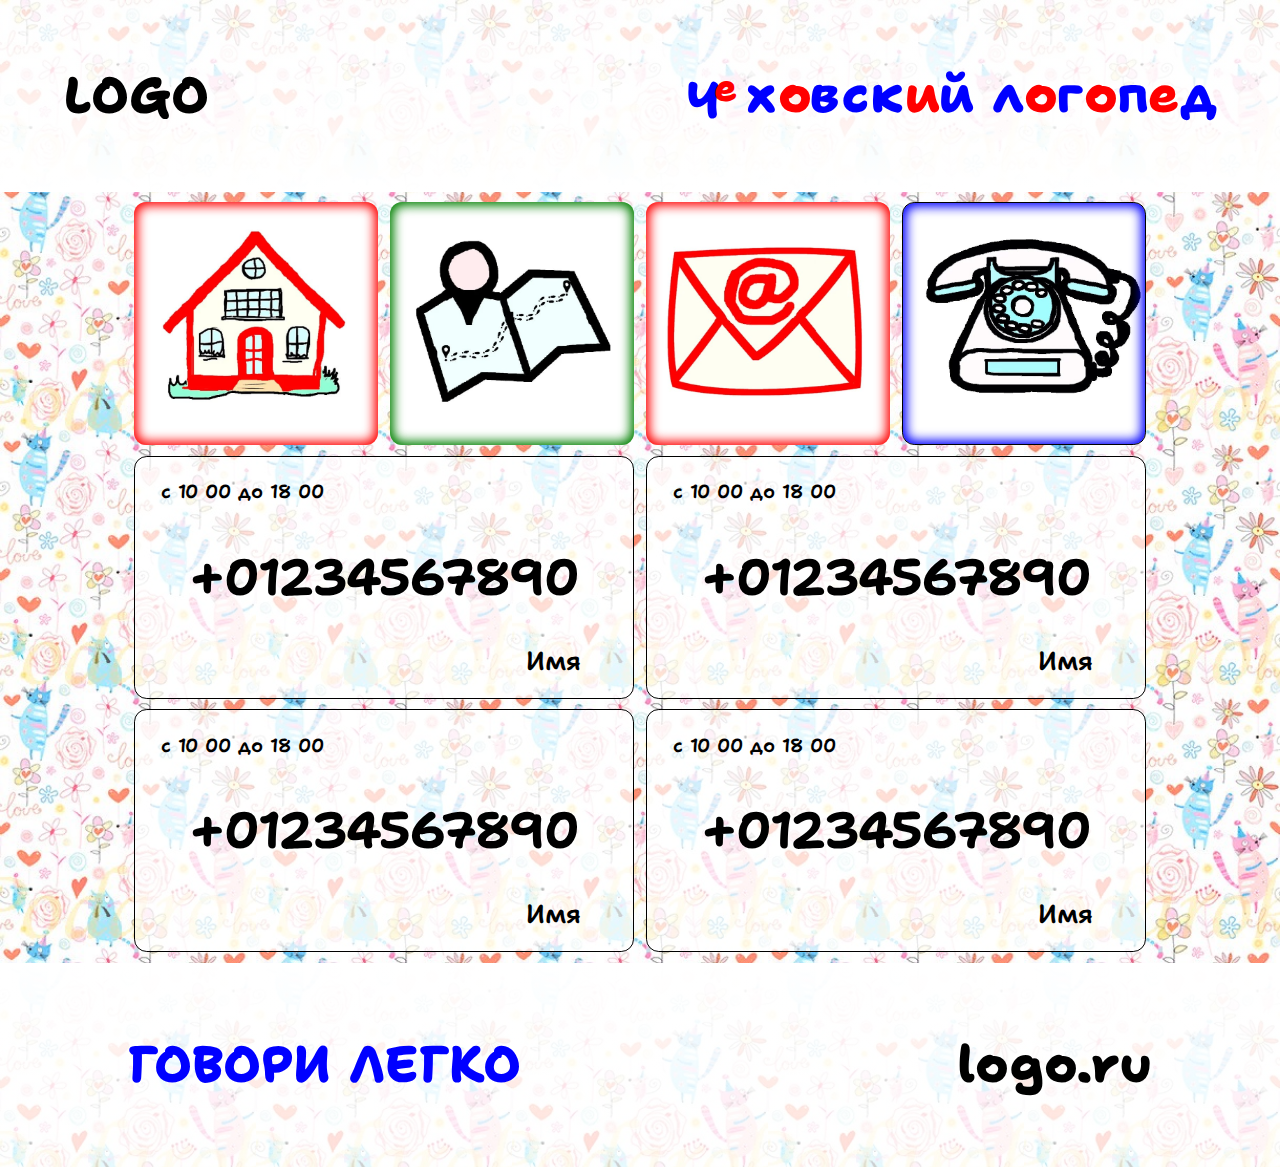
<file: tel.html>
<!DOCTYPE html>
<html lang="ru">
<head>
  <title>Верняя строка сайта в поисковике</title>
  <meta http-equiv="content-type" content="text/html; charset=utf-8">   
      <meta name="format-detection" content="telephone=no">
  <meta http-equiv="X-UA-Compatible" content="IE=edge"> 
  <meta name="viewport" content="width=device-width">
  <meta name="description" content="Описание которое будет в поисковике под верхней строкой">
  <meta name="keywords" content="ключевые слова">
  <link rel="stylesheet" href="css/header.css">
  <link rel="stylesheet" href="css/style.css">
  <link rel="stylesheet" href="css/footer.css">
  <link rel="stylesheet" href="css/tel.css">

</head>
<body>
	<div class="wrapper">
<div class="header">
	<div class="header__head">
		<div class="header__head_logo">
			<p>LOGO</p>
		</div>
		<div class="header__head_info info">
			<p>
				<!-- <span class="infoP info2"></span> --><span class="infoO info1"></span><span class="infoD info2"></span><span class="infoOOOO info1"></span><span class="infoL info2"></span><span class="infoNol info3"></span><span class="infoS info2"></span><span class="infoK info2"></span><span class="infoI info1"></span><span class="infoY info2"></span> <span class="infoLL info2"></span><span class="infoOO info1"></span><span class="infoG info2"></span><span class="infoOOO info1"></span><span class="infoPP info2"></span><span class="infoE info1"></span><span class="infoDD info2"></span>
			</p>
		</div>
	</div>
</div>            <div class="content">
<div class="header__body">
  <div class="header__body_menu main__menu">
    <div class="main__menu_row main__row">
      <div class="main__row_left main__left">
        <a href="index.html" class="main__left_block ibg">
          <img src="img/home.jpg">
        </a>
        <a href="map.html" class="main__left_block ibg">
          <img src="img/map.jpg">
        </a>
      </div>
      <div class="main__row_right main__right">
        <a href="mail.html" class="main__left_block ibg">
          <img src="img/mail.jpg">
        </a>
        <a href="tel.html" class="main__right_block ibg">
          <img src="img/phone.jpg">
        </a>
      </div>
    </div>
  </div>
</div>                 <div class="content__section">
                   <div class="content__section_row section__row">
                      <div class="section__row_bigblock bigblock__tel bigblock__tel1">
                        <div class="bigblock__tel_info">с 10 00 до 18 00</div>
                        <div class="bigblock__tel_name">Имя</div>
                        <div class="bigblock__title bigblock__title_tel ibg">
                          <!-- <img src="img/vcontacte.png" alt=""> -->
                          <a href="tel: +01234567890">+01234567890</a>
                        </div>
                      </div>
                   </div>
                   <div class="content__section_row section__row">
                      <div class="section__row_bigblock bigblock__tel bigblock__tel2">
                        <div class="bigblock__tel_info">с 10 00 до 18 00</div>
                        <div class="bigblock__tel_name">Имя</div>
                        <div class="bigblock__title bigblock__title_tel ibg">
                          <!-- <img src="img/odnoclassniki.png" alt=""> -->
                          <a href="tel: +01234567890">+01234567890</a>
                        </div>
                      </div>
                   </div>
                 </div>
                 <div class="content__section">
                   <div class="content__section_row section__row">
                      <div class="section__row_bigblock bigblock__tel bigblock__tel3">
                        <div class="bigblock__tel_info">с 10 00 до 18 00</div>
                        <div class="bigblock__tel_name">Имя</div>
                        <div class="bigblock__title bigblock__title_tel ibg">
                          <!-- <img src="img/telegram.png" alt=""> -->
                          <a href="tel: +01234567890">+01234567890</a>
                        </div>
                      </div>
                   </div>
                   <div class="content__section_row section__row">
                      <div class="section__row_bigblock bigblock__tel bigblock__tel4">
                        <div class="bigblock__tel_info">с 10 00 до 18 00</div>
                        <div class="bigblock__tel_name">Имя</div>
                        <div class="bigblock__title bigblock__title_tel ibg">
                          <!-- <img src="img/mail.png" alt=""> -->
                          <a href="tel: +01234567890">+01234567890</a>
                        </div>
                      </div>
                   </div>
                 </div>
            </div>
<div class="footer">
	<div class="footer__wrap">
		<div class="footer__wrap_left">
			<p>говори легко</p>
		</div>
		<div class="footer__wrap_right">
			logo.ru
		</div>
	</div>
</div>      </div>
      
      <script src="js/main.js"></script>
</body>
</html>
</file>
<file: css/header.css>
@charset "UTF-8";
:root {
  --fontSize: 4vw;
  --fontAnimation: 5vw;
}
@media (max-width: 770px) {
  :root {
    --fontSize: 7vw;
    --fontAnimation: 8vw;
  }
}

.header {
  width: 100%;
  position: relative;
}
.header__head {
  background: -webkit-gradient(linear, left bottom, left top, from(rgb(255, 255, 255)), to(rgba(255, 255, 255, 0.7)));
  background: linear-gradient(to top, rgb(255, 255, 255), rgba(255, 255, 255, 0.7));
  width: 100%;
  height: 15vw;
  padding: 0 5vw;
  display: -webkit-box;
  display: -ms-flexbox;
  display: flex;
  -webkit-box-align: center;
      -ms-flex-align: center;
          align-items: center;
  -webkit-box-pack: justify;
      -ms-flex-pack: justify;
          justify-content: space-between;
  margin: 0 0 0.8vw 0;
}
@media (max-width: 770px) {
  .header__head {
    padding: 4vw 2vw;
    margin: 0 0 1.5vw 0;
    -webkit-box-orient: vertical;
    -webkit-box-direction: normal;
        -ms-flex-direction: column;
            flex-direction: column;
    height: 24vw;
  }
}
.header__head_logo {
  position: relative;
  font-family: "ExtraBold";
  font-size: 4vw;
}
@media (max-width: 770px) {
  .header__head_logo {
    font-size: 7vw;
  }
}
.header__head_info {
  position: relative;
  font-family: "ExtraBold";
  font-size: var(--fontSize);
}
.header__body {
  height: 100%;
  width: 100%;
  margin: 0 0 0.8vw 0;
}
@media (max-width: 600px) {
  .header__body {
    margin: 0 0 1.5vw 0;
    position: sticky;
    display: block;
    top: 1vw;
    left: 0;
    z-index: 10;
  }
}
.header__body_menu {
  width: 100%;
  height: 100%;
  display: -webkit-box;
  display: -ms-flexbox;
  display: flex;
  -webkit-box-pack: justify;
      -ms-flex-pack: justify;
          justify-content: space-between;
}

.infoP, .infoO, .infoOO, .infoOOO, .infoD, .infoDD, .infoL, .infoLL, .info0, .infoS, .infoK, .infoI, .infoY, .infoG, .infoPP, .infoE {
  position: relative;
  font-size: var(--fontSize);
}

.infoP::before {
  position: absolute;
  content: "П";
  -webkit-transition: 0.3s;
  transition: 0.3s;
  -webkit-animation: 4s linear 0s infinite P;
          animation: 4s linear 0s infinite P;
}

@-webkit-keyframes P {
  0% {
    font-size: var(--fontSize);
    top: -0.5vw;
    left: -0.3vw;
  }
  5% {
    font-size: var(--fontSize);
    top: -0.5vw;
    left: -0.3vw;
  }
  7.5% {
    font-size: var(--fontAnimation);
    top: -1vw;
    left: -0.6vw;
  }
  10% {
    font-size: var(--fontSize);
    top: -0.5vw;
    left: -0.3vw;
  }
  95% {
    font-size: var(--fontSize);
    top: -0.5vw;
    left: -0.3vw;
  }
  97.5% {
    font-size: var(--fontAnimation);
    top: -1vw;
    left: -0.6vw;
  }
  100% {
    font-size: var(--fontSize);
    top: -0.5vw;
    left: -0.3vw;
  }
}

@keyframes P {
  0% {
    font-size: var(--fontSize);
    top: -0.5vw;
    left: -0.3vw;
  }
  5% {
    font-size: var(--fontSize);
    top: -0.5vw;
    left: -0.3vw;
  }
  7.5% {
    font-size: var(--fontAnimation);
    top: -1vw;
    left: -0.6vw;
  }
  10% {
    font-size: var(--fontSize);
    top: -0.5vw;
    left: -0.3vw;
  }
  95% {
    font-size: var(--fontSize);
    top: -0.5vw;
    left: -0.3vw;
  }
  97.5% {
    font-size: var(--fontAnimation);
    top: -1vw;
    left: -0.6vw;
  }
  100% {
    font-size: var(--fontSize);
    top: -0.5vw;
    left: -0.3vw;
  }
}
.infoO::before {
  position: absolute;
  content: "Ч";
  -webkit-transition: 0.3s;
  transition: 0.3s;
  -webkit-animation: 4s linear 0s infinite O;
          animation: 4s linear 0s infinite O;
  color: blue;
}

@-webkit-keyframes O {
  0% {
    font-size: var(--fontSize);
    top: -0.5vw;
    left: -0.3vw;
  }
  7.5% {
    font-size: var(--fontSize);
    top: -0.5vw;
    left: -0.3vw;
  }
  10% {
    font-size: var(--fontAnimation);
    top: -1vw;
    left: -0.6vw;
  }
  12.5% {
    font-size: var(--fontSize);
    top: -0.5vw;
    left: -0.3vw;
  }
  92.5% {
    font-size: var(--fontSize);
    top: -0.5vw;
    left: -0.3vw;
  }
  95% {
    font-size: var(--fontAnimation);
    top: -1vw;
    left: -0.6vw;
  }
  97.5% {
    font-size: var(--fontSize);
    top: -0.5vw;
    left: -0.3vw;
  }
  100% {
    font-size: var(--fontSize);
    top: -0.5vw;
    left: -0.3vw;
  }
}

@keyframes O {
  0% {
    font-size: var(--fontSize);
    top: -0.5vw;
    left: -0.3vw;
  }
  7.5% {
    font-size: var(--fontSize);
    top: -0.5vw;
    left: -0.3vw;
  }
  10% {
    font-size: var(--fontAnimation);
    top: -1vw;
    left: -0.6vw;
  }
  12.5% {
    font-size: var(--fontSize);
    top: -0.5vw;
    left: -0.3vw;
  }
  92.5% {
    font-size: var(--fontSize);
    top: -0.5vw;
    left: -0.3vw;
  }
  95% {
    font-size: var(--fontAnimation);
    top: -1vw;
    left: -0.6vw;
  }
  97.5% {
    font-size: var(--fontSize);
    top: -0.5vw;
    left: -0.3vw;
  }
  100% {
    font-size: var(--fontSize);
    top: -0.5vw;
    left: -0.3vw;
  }
}
.infoD::before {
  position: absolute;
  top: -0.5vw;
  left: -0.3vw;
  content: "е";
  -webkit-transition: 0.3s;
  transition: 0.3s;
  -webkit-animation: 4s linear 0s infinite D;
          animation: 4s linear 0s infinite D;
  font-size: 3vw;
  color: red;
}

@-webkit-keyframes D {
  0% {
    font-size: var(--fontSize);
    top: -0.5vw;
    left: -0.3vw;
  }
  10% {
    font-size: var(--fontSize);
    top: -0.5vw;
    left: -0.3vw;
  }
  12.5% {
    font-size: var(--fontAnimation);
    top: -1vw;
    left: -0.6vw;
  }
  15% {
    font-size: var(--fontSize);
    top: -0.5vw;
    left: -0.3vw;
  }
  90% {
    font-size: var(--fontSize);
    top: -0.5vw;
    left: -0.3vw;
  }
  92.5% {
    font-size: var(--fontAnimation);
    top: -1vw;
    left: -0.6vw;
  }
  95% {
    font-size: var(--fontSize);
    top: -0.5vw;
    left: -0.3vw;
  }
  100% {
    font-size: var(--fontSize);
    top: -0.5vw;
    left: -0.3vw;
  }
}

@keyframes D {
  0% {
    font-size: var(--fontSize);
    top: -0.5vw;
    left: -0.3vw;
  }
  10% {
    font-size: var(--fontSize);
    top: -0.5vw;
    left: -0.3vw;
  }
  12.5% {
    font-size: var(--fontAnimation);
    top: -1vw;
    left: -0.6vw;
  }
  15% {
    font-size: var(--fontSize);
    top: -0.5vw;
    left: -0.3vw;
  }
  90% {
    font-size: var(--fontSize);
    top: -0.5vw;
    left: -0.3vw;
  }
  92.5% {
    font-size: var(--fontAnimation);
    top: -1vw;
    left: -0.6vw;
  }
  95% {
    font-size: var(--fontSize);
    top: -0.5vw;
    left: -0.3vw;
  }
  100% {
    font-size: var(--fontSize);
    top: -0.5vw;
    left: -0.3vw;
  }
}
.infoOOOO::before {
  position: absolute;
  top: -0.5vw;
  left: -0.3vw;
  content: "х";
  -webkit-transition: 0.3s;
  transition: 0.3s;
  -webkit-animation: 4s linear 0s infinite OOOO;
          animation: 4s linear 0s infinite OOOO;
  color: blue;
}

@-webkit-keyframes OOOO {
  0% {
    font-size: var(--fontSize);
    top: -0.5vw;
    left: -0.3vw;
  }
  12.5% {
    font-size: var(--fontSize);
    top: -0.5vw;
    left: -0.3vw;
  }
  15% {
    font-size: var(--fontAnimation);
    top: -1vw;
    left: -0.6vw;
  }
  17.5% {
    font-size: var(--fontSize);
    top: -0.5vw;
    left: -0.3vw;
  }
  87.5% {
    font-size: var(--fontSize);
    top: -0.5vw;
    left: -0.3vw;
  }
  90% {
    font-size: var(--fontAnimation);
    top: -1vw;
    left: -0.6vw;
  }
  92.5% {
    font-size: var(--fontSize);
    top: -0.5vw;
    left: -0.3vw;
  }
  100% {
    font-size: var(--fontSize);
    top: -0.5vw;
    left: -0.3vw;
  }
}

@keyframes OOOO {
  0% {
    font-size: var(--fontSize);
    top: -0.5vw;
    left: -0.3vw;
  }
  12.5% {
    font-size: var(--fontSize);
    top: -0.5vw;
    left: -0.3vw;
  }
  15% {
    font-size: var(--fontAnimation);
    top: -1vw;
    left: -0.6vw;
  }
  17.5% {
    font-size: var(--fontSize);
    top: -0.5vw;
    left: -0.3vw;
  }
  87.5% {
    font-size: var(--fontSize);
    top: -0.5vw;
    left: -0.3vw;
  }
  90% {
    font-size: var(--fontAnimation);
    top: -1vw;
    left: -0.6vw;
  }
  92.5% {
    font-size: var(--fontSize);
    top: -0.5vw;
    left: -0.3vw;
  }
  100% {
    font-size: var(--fontSize);
    top: -0.5vw;
    left: -0.3vw;
  }
}
.infoL::before {
  position: absolute;
  top: -0.5vw;
  left: -0.3vw;
  content: "о";
  -webkit-transition: 0.3s;
  transition: 0.3s;
  -webkit-animation: 4s linear 0s infinite L;
          animation: 4s linear 0s infinite L;
  color: red;
}

@-webkit-keyframes L {
  0% {
    font-size: var(--fontSize);
    top: -0.5vw;
    left: -0.3vw;
  }
  15% {
    font-size: var(--fontSize);
    top: -0.5vw;
    left: -0.3vw;
  }
  17.5% {
    font-size: var(--fontAnimation);
    top: -1vw;
    left: -0.6vw;
  }
  20% {
    font-size: var(--fontSize);
    top: -0.5vw;
    left: -0.3vw;
  }
  85% {
    font-size: var(--fontSize);
    top: -0.5vw;
    left: -0.3vw;
  }
  87.5% {
    font-size: var(--fontAnimation);
    top: -1vw;
    left: -0.6vw;
  }
  90% {
    font-size: var(--fontSize);
    top: -0.5vw;
    left: -0.3vw;
  }
  100% {
    font-size: var(--fontSize);
    top: -0.5vw;
    left: -0.3vw;
  }
}

@keyframes L {
  0% {
    font-size: var(--fontSize);
    top: -0.5vw;
    left: -0.3vw;
  }
  15% {
    font-size: var(--fontSize);
    top: -0.5vw;
    left: -0.3vw;
  }
  17.5% {
    font-size: var(--fontAnimation);
    top: -1vw;
    left: -0.6vw;
  }
  20% {
    font-size: var(--fontSize);
    top: -0.5vw;
    left: -0.3vw;
  }
  85% {
    font-size: var(--fontSize);
    top: -0.5vw;
    left: -0.3vw;
  }
  87.5% {
    font-size: var(--fontAnimation);
    top: -1vw;
    left: -0.6vw;
  }
  90% {
    font-size: var(--fontSize);
    top: -0.5vw;
    left: -0.3vw;
  }
  100% {
    font-size: var(--fontSize);
    top: -0.5vw;
    left: -0.3vw;
  }
}
.infoNol::before {
  position: absolute;
  top: -0.5vw;
  left: -0.3vw;
  content: "в";
  -webkit-transition: 0.3s;
  transition: 0.3s;
  -webkit-animation: 4s linear 0s infinite Nol;
          animation: 4s linear 0s infinite Nol;
  color: blue;
}

@-webkit-keyframes Nol {
  0% {
    font-size: var(--fontSize);
    top: -0.5vw;
    left: -0.3vw;
  }
  17.5% {
    font-size: var(--fontSize);
    top: -0.5vw;
    left: -0.3vw;
  }
  20% {
    font-size: var(--fontAnimation);
    top: -1vw;
    left: -0.6vw;
  }
  22.5% {
    font-size: var(--fontSize);
    top: -0.5vw;
    left: -0.3vw;
  }
  82.5% {
    font-size: var(--fontSize);
    top: -0.5vw;
    left: -0.3vw;
  }
  85% {
    font-size: var(--fontAnimation);
    top: -1vw;
    left: -0.6vw;
  }
  87.5% {
    font-size: var(--fontSize);
    top: -0.5vw;
    left: -0.3vw;
  }
  100% {
    font-size: var(--fontSize);
    top: -0.5vw;
    left: -0.3vw;
  }
}

@keyframes Nol {
  0% {
    font-size: var(--fontSize);
    top: -0.5vw;
    left: -0.3vw;
  }
  17.5% {
    font-size: var(--fontSize);
    top: -0.5vw;
    left: -0.3vw;
  }
  20% {
    font-size: var(--fontAnimation);
    top: -1vw;
    left: -0.6vw;
  }
  22.5% {
    font-size: var(--fontSize);
    top: -0.5vw;
    left: -0.3vw;
  }
  82.5% {
    font-size: var(--fontSize);
    top: -0.5vw;
    left: -0.3vw;
  }
  85% {
    font-size: var(--fontAnimation);
    top: -1vw;
    left: -0.6vw;
  }
  87.5% {
    font-size: var(--fontSize);
    top: -0.5vw;
    left: -0.3vw;
  }
  100% {
    font-size: var(--fontSize);
    top: -0.5vw;
    left: -0.3vw;
  }
}
/*.infoO::before {
	position: absolute;
	content: 'о';
	transition: .3s;
	animation: 4s linear 0s infinite O;
}
@keyframes O {
  0%{
  	font-size: var(--fontSize);
  	top: -0.5vw;
    left: -0.3vw;
  }


  7.5% {
  	font-size: var(--fontSize);
  	top: -0.5vw;
    left: -0.3vw;
  }
  10%{ 
  	font-size: var(--fontAnimation);
  	top: -1vw;
    left: -.6vw;
  }
  12.5% {
  	font-size: var(--fontSize);
  	top: -0.5vw;
    left: -0.3vw;
  }


  92.5% {
  	font-size: var(--fontSize);
  	top: -0.5vw;
    left: -0.3vw;
  }
  95%  {
  	font-size: var(--fontAnimation);
  	top: -1vw;
    left: -.6vw;
  }
  97.5% {
  	font-size: var(--fontSize);
  	top: -0.5vw;
    left: -0.3vw;
  }



  100%{ 
  	font-size: var(--fontSize);
  	top: -0.5vw;
    left: -0.3vw;
  }
}
.infoD::before {
	position: absolute;
	top: -0.5vw;
    left: -0.3vw;
	content: 'д';
	transition: .3s;
	animation: 4s linear 0s infinite D;
	font-size: 3vw;
}
@keyframes D {
  0%{
  	font-size: var(--fontSize);
  	top: -0.5vw;
    left: -0.3vw;
  }


  10% {
  	font-size: var(--fontSize);
  	top: -0.5vw;
    left: -0.3vw;
  }
  12.5%{ 
  	font-size: var(--fontAnimation);
  	top: -1vw;
    left: -.6vw;
  }
  15% {
  	font-size: var(--fontSize);
  	top: -0.5vw;
    left: -0.3vw;
  }


  90% {
  	font-size: var(--fontSize);
  	top: -0.5vw;
    left: -0.3vw;
  }
  92.5%  {
  	font-size: var(--fontAnimation);
  	top: -1vw;
    left: -.6vw;
  }
  95% {
  	font-size: var(--fontSize);
  	top: -0.5vw;
    left: -0.3vw;
  }



  100%{ 
  	font-size: var(--fontSize);
  	top: -0.5vw;
    left: -0.3vw;
  }
}
.infoOOOO::before {
	position: absolute;
	top: -0.5vw;
    left: -0.3vw;
	content: 'о';
	transition: .3s;
	animation: 4s linear 0s infinite OOOO;
}
@keyframes OOOO {
  0%{
  	font-size: var(--fontSize);
  	top: -0.5vw;
    left: -0.3vw;
  }



  12.5% {
  	font-size: var(--fontSize);
  	top: -0.5vw;
    left: -0.3vw;
  }
  15%{ 
  	font-size: var(--fontAnimation);
  	top: -1vw;
    left: -.6vw;
  }
  17.5% {
  	font-size: var(--fontSize);
  	top: -0.5vw;
    left: -0.3vw;
  }


  87.5% {
  	font-size: var(--fontSize);
  	top: -0.5vw;
    left: -0.3vw;
  }
  90%  {
  	font-size: var(--fontAnimation);
  	top: -1vw;
    left: -.6vw;
  }
  92.5% {
  	font-size: var(--fontSize);
  	top: -0.5vw;
    left: -0.3vw;
  }



  100%{ 
  	font-size: var(--fontSize);
  	top: -0.5vw;
    left: -0.3vw;
  }
}
.infoL::before {
	position: absolute;
	top: -0.5vw;
    left: -0.3vw;
	content: 'л';
	transition: .3s;
	animation: 4s linear 0s infinite L;
}
@keyframes L {
  0%{
  	font-size: var(--fontSize);
  	top: -0.5vw;
    left: -0.3vw;
  }




  15%{ 
  	font-size: var(--fontSize);
  	top: -0.5vw;
    left: -0.3vw;
  }
  17.5% {
  	font-size: var(--fontAnimation);
  	top: -1vw;
    left: -.6vw;
  }
  20% {
  	font-size: var(--fontSize);
  	top: -0.5vw;
    left: -0.3vw;
  }



  85% {
  	font-size: var(--fontSize);
  	top: -0.5vw;
    left: -0.3vw;
  }
  87.5%  {
  	font-size: var(--fontAnimation);
  	top: -1vw;
    left: -.6vw;
  }
  90% {
  	font-size: var(--fontSize);
  	top: -0.5vw;
    left: -0.3vw;
  }



  100%{ 
  	font-size: var(--fontSize);
  	top: -0.5vw;
    left: -0.3vw;
  }
}
.infoNol::before {
	position: absolute;
	top: -0.5vw;
    left: -0.3vw;
	content: 'ь';
	transition: .3s;
	animation: 4s linear 0s infinite Nol;
}
@keyframes Nol {
  0%{
  	font-size: var(--fontSize);
  	top: -0.5vw;
    left: -0.3vw;
  }



  17.5% {
  	font-size: var(--fontSize);
  	top: -0.5vw;
    left: -0.3vw;
  }
  20% {
  	font-size: var(--fontAnimation);
  	top: -1vw;
    left: -.6vw;
  }
  22.5% {
  	font-size: var(--fontSize);
  	top: -0.5vw;
    left: -0.3vw;
  }


  82.5% {
  	font-size: var(--fontSize);
  	top: -0.5vw;
    left: -0.3vw;
  }
  85%  {
  	font-size: var(--fontAnimation);
  	top: -1vw;
    left: -.6vw;
  }
  87.5% {
  	font-size: var(--fontSize);
  	top: -0.5vw;
    left: -0.3vw;
  }



  100%{ 
  	font-size: var(--fontSize);
  	top: -0.5vw;
    left: -0.3vw;
  }
}*/
.infoS::before {
  position: absolute;
  top: -0.5vw;
  left: -0.3vw;
  content: "с";
  -webkit-transition: 0.3s;
  transition: 0.3s;
  -webkit-animation: 4s linear 0s infinite S;
          animation: 4s linear 0s infinite S;
}

@-webkit-keyframes S {
  0% {
    font-size: var(--fontSize);
    top: -0.5vw;
    left: -0.3vw;
  }
  20% {
    font-size: var(--fontSize);
    top: -0.5vw;
    left: -0.3vw;
  }
  22.5% {
    font-size: var(--fontAnimation);
    top: -1vw;
    left: -0.6vw;
  }
  25% {
    font-size: var(--fontSize);
    top: -0.5vw;
    left: -0.3vw;
  }
  80% {
    font-size: var(--fontSize);
    top: -0.5vw;
    left: -0.3vw;
  }
  82.5% {
    font-size: var(--fontAnimation);
    top: -1vw;
    left: -0.6vw;
  }
  85% {
    font-size: var(--fontSize);
    top: -0.5vw;
    left: -0.3vw;
  }
  100% {
    font-size: var(--fontSize);
    top: -0.5vw;
    left: -0.3vw;
  }
}

@keyframes S {
  0% {
    font-size: var(--fontSize);
    top: -0.5vw;
    left: -0.3vw;
  }
  20% {
    font-size: var(--fontSize);
    top: -0.5vw;
    left: -0.3vw;
  }
  22.5% {
    font-size: var(--fontAnimation);
    top: -1vw;
    left: -0.6vw;
  }
  25% {
    font-size: var(--fontSize);
    top: -0.5vw;
    left: -0.3vw;
  }
  80% {
    font-size: var(--fontSize);
    top: -0.5vw;
    left: -0.3vw;
  }
  82.5% {
    font-size: var(--fontAnimation);
    top: -1vw;
    left: -0.6vw;
  }
  85% {
    font-size: var(--fontSize);
    top: -0.5vw;
    left: -0.3vw;
  }
  100% {
    font-size: var(--fontSize);
    top: -0.5vw;
    left: -0.3vw;
  }
}
.infoK::before {
  position: absolute;
  top: -0.5vw;
  left: -0.6vw;
  content: "к";
  -webkit-transition: 0.3s;
  transition: 0.3s;
  -webkit-animation: 4s linear 0s infinite K;
          animation: 4s linear 0s infinite K;
}

@-webkit-keyframes K {
  0% {
    font-size: var(--fontSize);
    top: -0.5vw;
    left: -0.6vw;
  }
  22.5% {
    font-size: var(--fontSize);
    top: -0.5vw;
    left: -0.6vw;
  }
  25% {
    font-size: var(--fontAnimation);
    top: -1vw;
    left: -1vw;
  }
  27.5% {
    font-size: var(--fontSize);
    top: -0.5vw;
    left: -0.6vw;
  }
  77.5% {
    font-size: var(--fontSize);
    top: -0.5vw;
    left: -0.6vw;
  }
  80% {
    font-size: var(--fontAnimation);
    top: -1vw;
    left: -1vw;
  }
  82.5% {
    font-size: var(--fontSize);
    top: -0.5vw;
    left: -0.6vw;
  }
  100% {
    font-size: var(--fontSize);
    top: -0.5vw;
    left: -0.6vw;
  }
}

@keyframes K {
  0% {
    font-size: var(--fontSize);
    top: -0.5vw;
    left: -0.6vw;
  }
  22.5% {
    font-size: var(--fontSize);
    top: -0.5vw;
    left: -0.6vw;
  }
  25% {
    font-size: var(--fontAnimation);
    top: -1vw;
    left: -1vw;
  }
  27.5% {
    font-size: var(--fontSize);
    top: -0.5vw;
    left: -0.6vw;
  }
  77.5% {
    font-size: var(--fontSize);
    top: -0.5vw;
    left: -0.6vw;
  }
  80% {
    font-size: var(--fontAnimation);
    top: -1vw;
    left: -1vw;
  }
  82.5% {
    font-size: var(--fontSize);
    top: -0.5vw;
    left: -0.6vw;
  }
  100% {
    font-size: var(--fontSize);
    top: -0.5vw;
    left: -0.6vw;
  }
}
.infoI::before {
  position: absolute;
  top: -0.5vw;
  left: -0.5vw;
  content: "и";
  -webkit-transition: 0.3s;
  transition: 0.3s;
  -webkit-animation: 4s linear 0s infinite I;
          animation: 4s linear 0s infinite I;
}

@-webkit-keyframes I {
  0% {
    font-size: var(--fontSize);
    top: -0.5vw;
    left: -0.6vw;
  }
  25% {
    font-size: var(--fontSize);
    top: -0.5vw;
    left: -0.6vw;
  }
  27.5% {
    font-size: var(--fontAnimation);
    top: -1vw;
    left: -1vw;
  }
  30% {
    font-size: var(--fontSize);
    top: -0.5vw;
    left: -0.6vw;
  }
  75% {
    font-size: var(--fontSize);
    top: -0.5vw;
    left: -0.6vw;
  }
  77.5% {
    font-size: var(--fontAnimation);
    top: -1vw;
    left: -1vw;
  }
  80% {
    font-size: var(--fontSize);
    top: -0.5vw;
    left: -0.6vw;
  }
  100% {
    font-size: var(--fontSize);
    top: -0.5vw;
    left: -0.6vw;
  }
}

@keyframes I {
  0% {
    font-size: var(--fontSize);
    top: -0.5vw;
    left: -0.6vw;
  }
  25% {
    font-size: var(--fontSize);
    top: -0.5vw;
    left: -0.6vw;
  }
  27.5% {
    font-size: var(--fontAnimation);
    top: -1vw;
    left: -1vw;
  }
  30% {
    font-size: var(--fontSize);
    top: -0.5vw;
    left: -0.6vw;
  }
  75% {
    font-size: var(--fontSize);
    top: -0.5vw;
    left: -0.6vw;
  }
  77.5% {
    font-size: var(--fontAnimation);
    top: -1vw;
    left: -1vw;
  }
  80% {
    font-size: var(--fontSize);
    top: -0.5vw;
    left: -0.6vw;
  }
  100% {
    font-size: var(--fontSize);
    top: -0.5vw;
    left: -0.6vw;
  }
}
.infoY::before {
  position: absolute;
  top: -0.5vw;
  left: -0.3vw;
  content: "й";
  -webkit-transition: 0.3s;
  transition: 0.3s;
  -webkit-animation: 4s linear 0s infinite Y;
          animation: 4s linear 0s infinite Y;
}

@-webkit-keyframes Y {
  0% {
    font-size: var(--fontSize);
    top: -0.5vw;
    left: -0.6vw;
  }
  27.5% {
    font-size: var(--fontSize);
    top: -0.5vw;
    left: -0.6vw;
  }
  30% {
    font-size: var(--fontAnimation);
    top: -1vw;
    left: -1vw;
  }
  32.5% {
    font-size: var(--fontSize);
    top: -0.5vw;
    left: -0.6vw;
  }
  72.5% {
    font-size: var(--fontSize);
    top: -0.5vw;
    left: -0.6vw;
  }
  75% {
    font-size: var(--fontAnimation);
    top: -1vw;
    left: -1vw;
  }
  77.5% {
    font-size: var(--fontSize);
    top: -0.5vw;
    left: -0.6vw;
  }
  100% {
    font-size: var(--fontSize);
    top: -0.5vw;
    left: -0.6vw;
  }
}

@keyframes Y {
  0% {
    font-size: var(--fontSize);
    top: -0.5vw;
    left: -0.6vw;
  }
  27.5% {
    font-size: var(--fontSize);
    top: -0.5vw;
    left: -0.6vw;
  }
  30% {
    font-size: var(--fontAnimation);
    top: -1vw;
    left: -1vw;
  }
  32.5% {
    font-size: var(--fontSize);
    top: -0.5vw;
    left: -0.6vw;
  }
  72.5% {
    font-size: var(--fontSize);
    top: -0.5vw;
    left: -0.6vw;
  }
  75% {
    font-size: var(--fontAnimation);
    top: -1vw;
    left: -1vw;
  }
  77.5% {
    font-size: var(--fontSize);
    top: -0.5vw;
    left: -0.6vw;
  }
  100% {
    font-size: var(--fontSize);
    top: -0.5vw;
    left: -0.6vw;
  }
}
.infoLL::before {
  position: absolute;
  top: -0.5vw;
  content: "л";
  -webkit-transition: 0.3s;
  transition: 0.3s;
  -webkit-animation: 4s linear 0s infinite LL;
          animation: 4s linear 0s infinite LL;
}

@-webkit-keyframes LL {
  0% {
    font-size: var(--fontSize);
    top: -0.5vw;
    left: 0.1vw;
  }
  30% {
    font-size: var(--fontSize);
    top: -0.5vw;
    left: 0.1vw;
  }
  32.5% {
    font-size: var(--fontAnimation);
    top: -1vw;
    left: -0.1vw;
  }
  35% {
    font-size: var(--fontSize);
    top: -0.5vw;
    left: 0.1vw;
  }
  70% {
    font-size: var(--fontSize);
    top: -0.5vw;
    left: 0.1vw;
  }
  72.5% {
    font-size: var(--fontAnimation);
    top: -1vw;
    left: -0.1vw;
  }
  75% {
    font-size: var(--fontSize);
    top: -0.5vw;
    left: 0.1vw;
  }
  100% {
    font-size: var(--fontSize);
    top: -0.5vw;
    left: 0.1vw;
  }
}

@keyframes LL {
  0% {
    font-size: var(--fontSize);
    top: -0.5vw;
    left: 0.1vw;
  }
  30% {
    font-size: var(--fontSize);
    top: -0.5vw;
    left: 0.1vw;
  }
  32.5% {
    font-size: var(--fontAnimation);
    top: -1vw;
    left: -0.1vw;
  }
  35% {
    font-size: var(--fontSize);
    top: -0.5vw;
    left: 0.1vw;
  }
  70% {
    font-size: var(--fontSize);
    top: -0.5vw;
    left: 0.1vw;
  }
  72.5% {
    font-size: var(--fontAnimation);
    top: -1vw;
    left: -0.1vw;
  }
  75% {
    font-size: var(--fontSize);
    top: -0.5vw;
    left: 0.1vw;
  }
  100% {
    font-size: var(--fontSize);
    top: -0.5vw;
    left: 0.1vw;
  }
}
.infoOO::before {
  position: absolute;
  top: -0.5vw;
  content: "о";
  -webkit-transition: 0.3s;
  transition: 0.3s;
  -webkit-animation: 4s linear 0s infinite OO;
          animation: 4s linear 0s infinite OO;
}

@-webkit-keyframes OO {
  0% {
    font-size: var(--fontSize);
    top: -0.5vw;
    left: -0.1vw;
  }
  32.5% {
    font-size: var(--fontSize);
    top: -0.5vw;
    left: -0.1vw;
  }
  35% {
    font-size: var(--fontAnimation);
    top: -1vw;
    left: -0.5vw;
  }
  37.5% {
    font-size: var(--fontSize);
    top: -0.5vw;
    left: -0.1vw;
  }
  67.5% {
    font-size: var(--fontSize);
    top: -0.5vw;
    left: -0.1vw;
  }
  70% {
    font-size: var(--fontAnimation);
    top: -1vw;
    left: -0.5vw;
  }
  72.5% {
    font-size: var(--fontSize);
    top: -0.5vw;
    left: -0.1vw;
  }
  100% {
    font-size: var(--fontSize);
    top: -0.5vw;
    left: -0.1vw;
  }
}

@keyframes OO {
  0% {
    font-size: var(--fontSize);
    top: -0.5vw;
    left: -0.1vw;
  }
  32.5% {
    font-size: var(--fontSize);
    top: -0.5vw;
    left: -0.1vw;
  }
  35% {
    font-size: var(--fontAnimation);
    top: -1vw;
    left: -0.5vw;
  }
  37.5% {
    font-size: var(--fontSize);
    top: -0.5vw;
    left: -0.1vw;
  }
  67.5% {
    font-size: var(--fontSize);
    top: -0.5vw;
    left: -0.1vw;
  }
  70% {
    font-size: var(--fontAnimation);
    top: -1vw;
    left: -0.5vw;
  }
  72.5% {
    font-size: var(--fontSize);
    top: -0.5vw;
    left: -0.1vw;
  }
  100% {
    font-size: var(--fontSize);
    top: -0.5vw;
    left: -0.1vw;
  }
}
.infoG::before {
  position: absolute;
  top: -0.5vw;
  content: "г";
  -webkit-transition: 0.3s;
  transition: 0.3s;
  -webkit-animation: 4s linear 0s infinite G;
          animation: 4s linear 0s infinite G;
}

@-webkit-keyframes G {
  0% {
    font-size: var(--fontSize);
    top: -0.5vw;
    left: 0vw;
  }
  35% {
    font-size: var(--fontSize);
    top: -0.5vw;
    left: 0vw;
  }
  37.5% {
    font-size: var(--fontAnimation);
    top: -1vw;
    left: -0.5vw;
  }
  40% {
    font-size: var(--fontSize);
    top: -0.5vw;
    left: 0vw;
  }
  65% {
    font-size: var(--fontSize);
    top: -0.5vw;
    left: 0vw;
  }
  67.5% {
    font-size: var(--fontAnimation);
    top: -1vw;
    left: -0.5vw;
  }
  70% {
    font-size: var(--fontSize);
    top: -0.5vw;
    left: 0vw;
  }
  100% {
    font-size: var(--fontSize);
    top: -0.5vw;
    left: 0vw;
  }
}

@keyframes G {
  0% {
    font-size: var(--fontSize);
    top: -0.5vw;
    left: 0vw;
  }
  35% {
    font-size: var(--fontSize);
    top: -0.5vw;
    left: 0vw;
  }
  37.5% {
    font-size: var(--fontAnimation);
    top: -1vw;
    left: -0.5vw;
  }
  40% {
    font-size: var(--fontSize);
    top: -0.5vw;
    left: 0vw;
  }
  65% {
    font-size: var(--fontSize);
    top: -0.5vw;
    left: 0vw;
  }
  67.5% {
    font-size: var(--fontAnimation);
    top: -1vw;
    left: -0.5vw;
  }
  70% {
    font-size: var(--fontSize);
    top: -0.5vw;
    left: 0vw;
  }
  100% {
    font-size: var(--fontSize);
    top: -0.5vw;
    left: 0vw;
  }
}
.infoOOO::before {
  position: absolute;
  top: -0.5vw;
  left: -0.3vw;
  content: "о";
  -webkit-transition: 0.3s;
  transition: 0.3s;
  -webkit-animation: 4s linear 0s infinite OOO;
          animation: 4s linear 0s infinite OOO;
}

@-webkit-keyframes OOO {
  0% {
    font-size: var(--fontSize);
    top: -0.5vw;
    left: -0.3vw;
  }
  37.5% {
    font-size: var(--fontSize);
    top: -0.5vw;
    left: -0.3vw;
  }
  40% {
    font-size: var(--fontAnimation);
    top: -1vw;
    left: -0.5vw;
  }
  42.5% {
    font-size: var(--fontSize);
    top: -0.5vw;
    left: -0.3vw;
  }
  62.5% {
    font-size: var(--fontSize);
    top: -0.5vw;
    left: -0.3vw;
  }
  65% {
    font-size: var(--fontAnimation);
    top: -1vw;
    left: -0.5vw;
  }
  67.5% {
    font-size: var(--fontSize);
    top: -0.5vw;
    left: -0.3vw;
  }
  100% {
    font-size: var(--fontSize);
    top: -0.5vw;
    left: -0.3vw;
  }
}

@keyframes OOO {
  0% {
    font-size: var(--fontSize);
    top: -0.5vw;
    left: -0.3vw;
  }
  37.5% {
    font-size: var(--fontSize);
    top: -0.5vw;
    left: -0.3vw;
  }
  40% {
    font-size: var(--fontAnimation);
    top: -1vw;
    left: -0.5vw;
  }
  42.5% {
    font-size: var(--fontSize);
    top: -0.5vw;
    left: -0.3vw;
  }
  62.5% {
    font-size: var(--fontSize);
    top: -0.5vw;
    left: -0.3vw;
  }
  65% {
    font-size: var(--fontAnimation);
    top: -1vw;
    left: -0.5vw;
  }
  67.5% {
    font-size: var(--fontSize);
    top: -0.5vw;
    left: -0.3vw;
  }
  100% {
    font-size: var(--fontSize);
    top: -0.5vw;
    left: -0.3vw;
  }
}
.infoPP::before {
  position: absolute;
  top: -0.5vw;
  left: -0.3vw;
  content: "п";
  -webkit-transition: 0.3s;
  transition: 0.3s;
  -webkit-animation: 4s linear 0s infinite PP;
          animation: 4s linear 0s infinite PP;
}

@-webkit-keyframes PP {
  0% {
    font-size: var(--fontSize);
    top: -0.5vw;
    left: -0.3vw;
  }
  40% {
    font-size: var(--fontSize);
    top: -0.5vw;
    left: -0.3vw;
  }
  42.5% {
    font-size: var(--fontAnimation);
    top: -1vw;
    left: -0.5vw;
  }
  45% {
    font-size: var(--fontSize);
    top: -0.5vw;
    left: -0.3vw;
  }
  60% {
    font-size: var(--fontSize);
    top: -0.5vw;
    left: -0.3vw;
  }
  62.5% {
    font-size: var(--fontAnimation);
    top: -1vw;
    left: -0.5vw;
  }
  65% {
    font-size: var(--fontSize);
    top: -0.5vw;
    left: -0.3vw;
  }
  100% {
    font-size: var(--fontSize);
    top: -0.5vw;
    left: -0.3vw;
  }
}

@keyframes PP {
  0% {
    font-size: var(--fontSize);
    top: -0.5vw;
    left: -0.3vw;
  }
  40% {
    font-size: var(--fontSize);
    top: -0.5vw;
    left: -0.3vw;
  }
  42.5% {
    font-size: var(--fontAnimation);
    top: -1vw;
    left: -0.5vw;
  }
  45% {
    font-size: var(--fontSize);
    top: -0.5vw;
    left: -0.3vw;
  }
  60% {
    font-size: var(--fontSize);
    top: -0.5vw;
    left: -0.3vw;
  }
  62.5% {
    font-size: var(--fontAnimation);
    top: -1vw;
    left: -0.5vw;
  }
  65% {
    font-size: var(--fontSize);
    top: -0.5vw;
    left: -0.3vw;
  }
  100% {
    font-size: var(--fontSize);
    top: -0.5vw;
    left: -0.3vw;
  }
}
.infoE::before {
  position: absolute;
  top: -0.5vw;
  left: -0.3vw;
  content: "е";
  -webkit-transition: 0.3s;
  transition: 0.3s;
  -webkit-animation: 4s linear 0s infinite E;
          animation: 4s linear 0s infinite E;
}

@-webkit-keyframes E {
  0% {
    font-size: var(--fontSize);
    top: -0.5vw;
    left: -0.3vw;
  }
  42.5% {
    font-size: var(--fontSize);
    top: -0.5vw;
    left: -0.3vw;
  }
  45% {
    font-size: var(--fontAnimation);
    top: -1vw;
    left: -0.5vw;
  }
  47.5% {
    font-size: var(--fontSize);
    top: -0.5vw;
    left: -0.3vw;
  }
  57.5% {
    font-size: var(--fontSize);
    top: -0.5vw;
    left: -0.3vw;
  }
  60% {
    font-size: var(--fontAnimation);
    top: -1vw;
    left: -0.5vw;
  }
  62.5% {
    font-size: var(--fontSize);
    top: -0.5vw;
    left: -0.3vw;
  }
  100% {
    font-size: var(--fontSize);
    top: -0.5vw;
    left: -0.3vw;
  }
}

@keyframes E {
  0% {
    font-size: var(--fontSize);
    top: -0.5vw;
    left: -0.3vw;
  }
  42.5% {
    font-size: var(--fontSize);
    top: -0.5vw;
    left: -0.3vw;
  }
  45% {
    font-size: var(--fontAnimation);
    top: -1vw;
    left: -0.5vw;
  }
  47.5% {
    font-size: var(--fontSize);
    top: -0.5vw;
    left: -0.3vw;
  }
  57.5% {
    font-size: var(--fontSize);
    top: -0.5vw;
    left: -0.3vw;
  }
  60% {
    font-size: var(--fontAnimation);
    top: -1vw;
    left: -0.5vw;
  }
  62.5% {
    font-size: var(--fontSize);
    top: -0.5vw;
    left: -0.3vw;
  }
  100% {
    font-size: var(--fontSize);
    top: -0.5vw;
    left: -0.3vw;
  }
}
.infoDD::before {
  position: absolute;
  top: -0.5vw;
  left: -0.3vw;
  content: "д";
  -webkit-transition: 0.3s;
  transition: 0.3s;
  -webkit-animation: 4s linear 0s infinite DD;
          animation: 4s linear 0s infinite DD;
}

@-webkit-keyframes DD {
  0% {
    font-size: var(--fontSize);
    top: -0.5vw;
    left: -0.3vw;
  }
  45% {
    font-size: var(--fontSize);
    top: -0.5vw;
    left: -0.3vw;
  }
  47.5% {
    font-size: var(--fontAnimation);
    top: -1vw;
    left: -0.5vw;
  }
  50% {
    font-size: var(--fontSize);
    top: -0.5vw;
    left: -0.3vw;
  }
  55% {
    font-size: var(--fontSize);
    top: -0.5vw;
    left: -0.3vw;
  }
  57.5% {
    font-size: var(--fontAnimation);
    top: -1vw;
    left: -0.5vw;
  }
  60% {
    font-size: var(--fontSize);
    top: -0.5vw;
    left: -0.3vw;
  }
  100% {
    font-size: var(--fontSize);
    top: -0.5vw;
    left: -0.3vw;
  }
}

@keyframes DD {
  0% {
    font-size: var(--fontSize);
    top: -0.5vw;
    left: -0.3vw;
  }
  45% {
    font-size: var(--fontSize);
    top: -0.5vw;
    left: -0.3vw;
  }
  47.5% {
    font-size: var(--fontAnimation);
    top: -1vw;
    left: -0.5vw;
  }
  50% {
    font-size: var(--fontSize);
    top: -0.5vw;
    left: -0.3vw;
  }
  55% {
    font-size: var(--fontSize);
    top: -0.5vw;
    left: -0.3vw;
  }
  57.5% {
    font-size: var(--fontAnimation);
    top: -1vw;
    left: -0.5vw;
  }
  60% {
    font-size: var(--fontSize);
    top: -0.5vw;
    left: -0.3vw;
  }
  100% {
    font-size: var(--fontSize);
    top: -0.5vw;
    left: -0.3vw;
  }
}
.info1, .info2, .info3 {
  position: relative;
  display: inline-block;
  width: 2.5vw;
  height: 3vw;
}
@media (max-width: 770px) {
  .info1, .info2, .info3 {
    width: 5vw;
    height: 4vw;
  }
}

.info1 {
  color: red;
}

.info2 {
  color: blue;
}

.info3 {
  color: green;
}

.main__menu_row {
  display: -webkit-box;
  display: -ms-flexbox;
  display: flex;
  width: 100%;
}
.main__row_left {
  display: -webkit-box;
  display: -ms-flexbox;
  display: flex;
  -ms-flex-pack: distribute;
      justify-content: space-around;
  -webkit-box-flex: 50%;
      -ms-flex: 50%;
          flex: 50%;
}
.main__row_right {
  -ms-flex-pack: distribute;
      justify-content: space-around;
  display: -webkit-box;
  display: -ms-flexbox;
  display: flex;
  -webkit-box-flex: 50%;
      -ms-flex: 50%;
          flex: 50%;
}
.main__left_block {
  position: relative;
  height: 19vw;
  width: 19vw;
  -webkit-transition: 0.3s;
  transition: 0.3s;
  border-radius: 5%;
  cursor: pointer;
}
@media (max-width: 1025px) {
  .main__left_block {
    height: 21.5vw;
    width: 21.5vw;
  }
}
@media (max-width: 770px) {
  .main__left_block {
    height: 24vw;
    width: 24vw;
  }
}
@media (max-width: 600px) {
  .main__left_block {
    border-radius: 10%;
  }
}
@media (max-width: 400px) {
  .main__left_block {
    border-radius: 20%;
  }
}
.main__left_block:nth-child(1) {
  -webkit-box-shadow: inset 0.1vw 0.1vw 1vw red, inset -0.1vw -0.1vw 1vw red;
          box-shadow: inset 0.1vw 0.1vw 1vw red, inset -0.1vw -0.1vw 1vw red;
}
@media (min-width: 770px) {
  .main__left_block:nth-child(1):hover {
    -webkit-box-shadow: inset 1vw 1vw 1vw red, inset -1vw -1vw 1vw red;
            box-shadow: inset 1vw 1vw 1vw red, inset -1vw -1vw 1vw red;
  }
}
.main__left_block:nth-child(2) {
  -webkit-box-shadow: inset 0.1vw 0.1vw 1vw green, inset -0.1vw -0.1vw 1vw green;
          box-shadow: inset 0.1vw 0.1vw 1vw green, inset -0.1vw -0.1vw 1vw green;
}
@media (min-width: 770px) {
  .main__left_block:nth-child(2):hover {
    -webkit-box-shadow: inset 1vw 1vw 1vw green, inset -1vw -1vw 1vw green;
            box-shadow: inset 1vw 1vw 1vw green, inset -1vw -1vw 1vw green;
  }
}
.main__right_block {
  -webkit-transition: 0.3s;
  transition: 0.3s;
  height: 19vw;
  width: 19vw;
  border: 1px solid #000;
  border-radius: 5%;
  cursor: pointer;
  font-size: 0;
}
@media (max-width: 1025px) {
  .main__right_block {
    height: 21.5vw;
    width: 21.5vw;
  }
}
@media (max-width: 770px) {
  .main__right_block {
    height: 24vw;
    width: 24vw;
  }
}
@media (max-width: 600px) {
  .main__right_block {
    border-radius: 10%;
  }
}
@media (max-width: 400px) {
  .main__right_block {
    border-radius: 20%;
  }
}
.main__right_block:nth-child(1) {
  -webkit-box-shadow: inset 0.1vw 0.1vw 1vw red, inset -0.1vw -0.1vw 1vw red;
          box-shadow: inset 0.1vw 0.1vw 1vw red, inset -0.1vw -0.1vw 1vw red;
}
@media (min-width: 770px) {
  .main__right_block:nth-child(1):hover {
    -webkit-box-shadow: inset 1vw 1vw 1vw red, inset -1vw -1vw 1vw red;
            box-shadow: inset 1vw 1vw 1vw red, inset -1vw -1vw 1vw red;
  }
}
.main__right_block:nth-child(2) {
  -webkit-box-shadow: inset 0.1vw 0.1vw 1vw blue, inset -0.1vw -0.1vw 1vw blue;
          box-shadow: inset 0.1vw 0.1vw 1vw blue, inset -0.1vw -0.1vw 1vw blue;
}
@media (min-width: 770px) {
  .main__right_block:nth-child(2):hover {
    -webkit-box-shadow: inset 1vw 1vw 1vw blue, inset -1vw -1vw 1vw blue;
            box-shadow: inset 1vw 1vw 1vw blue, inset -1vw -1vw 1vw blue;
  }
}
</file>
<file: css/style.css>
* {
  padding: 0;
  margin: 0;
  border: 0;
}

*, *:before, *:after {
  -webkit-box-sizing: border-box;
  box-sizing: border-box;
}

:focus, :active {
  outline: none;
}

a:focus, a:active {
  outline: none;
}

nav, header, footer, aside {
  display: block;
}

html, body {
  height: 100%;
  width: 100%;
  font-size: 100%;
  line-height: 1;
  font-size: 14px;
  -ms-text-size-adjust: 100%;
  -moz-text-size-adjust: 100%;
  -webkit-text-size-adjust: 100%;
}

input, button, textarea {
  font-family: inherit;
}

input::-ms-clear {
  display: none;
}

button {
  cursor: pointer;
}

button::-moz-focus-inner {
  padding: 0;
  border: 0;
}

a, a:visited {
  text-decoration: none;
}

a:hover {
  text-decoration: none;
}

ul li {
  list-style: none;
}

img {
  vertical-align: top;
}

h1, h2, h3, h4, h5, h6 {
  font-size: inherit;
  font-weight: 400;
}

/*----*/
.ibg {
  background-position: center;
  background-size: cover;
  background-repeat: no-repeat;
  position: relative;
}

.ibg img {
  width: 0;
  height: 0;
  position: absolute;
  top: 0;
  left: 0;
  opacity: 0;
  visibility: hidden;
}

@font-face {
  font-family: "Bold";
  src: url("../fonts/ShantellSans-Bold.woff2") format("woff2"), url("../fonts/ShantellSans-Bold.woff") format("woff");
  font-weight: bold;
  font-style: normal;
  font-display: swap;
}
@font-face {
  font-family: "ExtraBold";
  src: url("../fonts/ShantellSans-ExtraBold.woff2") format("woff2"), url("../fonts/ShantellSans-ExtraBold.woff") format("woff");
  font-weight: bold;
  font-style: normal;
  font-display: swap;
}
@font-face {
  font-family: "Light";
  src: url("../fonts/ShantellSans-Light.woff2") format("woff2"), url("../fonts/ShantellSans-Light.woff") format("woff");
  font-weight: 300;
  font-style: normal;
  font-display: swap;
}
@font-face {
  font-family: "Medium";
  src: url("../fonts/ShantellSans-Medium.woff2") format("woff2"), url("../fonts/ShantellSans-Medium.woff") format("woff");
  font-weight: 500;
  font-style: normal;
  font-display: swap;
}
@font-face {
  font-family: "Regular";
  src: url("../fonts/ShantellSans-Regular.woff2") format("woff2"), url("../fonts/ShantellSans-Regular.woff") format("woff");
  font-weight: normal;
  font-style: normal;
  font-display: swap;
}
@font-face {
  font-family: "SemiBold";
  src: url("../fonts/ShantellSans-SemiBold.woff2") format("woff2"), url("../fonts/ShantellSans-SemiBold.woff") format("woff");
  font-weight: 600;
  font-style: normal;
  font-display: swap;
}
.wrapper {
  width: 100%;
  min-height: 100vh;
  margin: 0 auto -30px auto;
  font-family: Arial, "Helvetica Neue", Helvetica, sans-serif;
  display: -webkit-box;
  display: -ms-flexbox;
  display: flex;
  -webkit-box-orient: vertical;
  -webkit-box-direction: normal;
      -ms-flex-direction: column;
          flex-direction: column;
  background-image: url("../img/bgbg.jpeg");
  background-size: 20%;
  background-position: 0 0;
}

html::-webkit-scrollbar {
  width: 0;
}

.container {
  max-width: 1200px;
  width: 100%;
  margin: 0 auto;
  padding: 0 15px;
}

.page {
  display: -webkit-box;
  display: -ms-flexbox;
  display: flex;
  -webkit-box-orient: vertical;
  -webkit-box-direction: normal;
      -ms-flex-direction: column;
          flex-direction: column;
  min-height: 100%;
  height: 100%;
  -webkit-box-flex: 1;
      -ms-flex: 1 1 auto;
          flex: 1 1 auto;
  position: relative;
}

.content {
  padding: 0 10vw;
  position: relative;
  right: 0;
  -webkit-box-flex: 1;
      -ms-flex: 1 1 auto;
          flex: 1 1 auto;
}
@media (max-width: 1025px) {
  .content {
    padding: 0 5vw;
  }
}
@media (max-width: 770px) {
  .content {
    padding: 0 0.5vw;
  }
}
@media (max-width: 600px) {
  .content {
    margin: 0 0 0.2vw 0;
  }
}
@media (max-width: 400px) {
  .content {
    padding: 0 0.8vw;
  }
}

.content__section {
  display: -webkit-box;
  display: -ms-flexbox;
  display: flex;
  -webkit-box-pack: justify;
      -ms-flex-pack: justify;
          justify-content: space-between;
  margin: 0 0 0.8vw 0;
}
@media (max-width: 600px) {
  .content__section {
    display: block;
    margin: 0 0 0 0;
  }
} 
@media (max-width: 600px) {
  .section__row_transform1 {
    transform: translateY(50.5vw);
  }
  .section__row_transform2 {
    transform: translateY(-50vw);
  }
}
@media (max-width: 400px) {
  .section__row_transform1 {
    transform: translateY(199.5vw);
  }
  .section__row_transform2 {
    transform: translateY(-198.5vw);
  }
}

.section__row {
  -ms-flex-pack: distribute;
  justify-content: space-around;
  display: -webkit-box;
  display: -ms-flexbox;
  display: flex;
  -webkit-box-flex: 50%;
      -ms-flex: 50%;
          flex: 50%;
}
@media (max-width: 600px) {
  .section__row {
    margin: 0 0 1.5vw 0;
  }
}
@media (max-width: 400px) {
  .section__row {
    display: block;
    margin: 0 auto;
  }
}
.section__row_block {
  position: relative;
  height: 19vw;
  width: 19vw;
  border: 1px solid #000;
  border-radius: 5%;
  background-color: #fff;
  display: -webkit-box;
  display: -ms-flexbox;
  display: flex;
  -webkit-box-align: flex-end;
      -ms-flex-align: flex-end;
          align-items: flex-end;
  -webkit-box-pack: center;
      -ms-flex-pack: center;
          justify-content: center;
  text-align: center;
  padding: 1vw 0;
}
@media (max-width: 1025px) {
  .section__row_block {
    height: 21.5vw;
    width: 21.5vw;
  }
}
@media (max-width: 770px) {
  .section__row_block {
    height: 24vw;
    width: 24vw;
  }
}
@media (max-width: 600px) {
  .section__row_block {
    height: 48.7vw;
    width: 48.7vw;
    padding: 2vw 0;
  }
}
@media (max-width: 400px) {
  .section__row_block {
    height: 98.4vw;
    width: 98.4vw;
    margin: 0 0 1.5vw 0;
    padding: 10vw 0;
  }
}
.section__row_block a {
  -webkit-transition: 0.3s;
  transition: .3s;
  text-transform: uppercase;
  font-family: "Bold";
  font-size: 2.2vw;
  letter-spacing: -0.1vw;
  cursor: pointer;
  color: #000;
  text-decoration-line: underline;
  text-decoration-style: dashed;
}
@media (max-width: 1025px) {
  .section__row_block a {
    font-size: 3vw;
  }
}
@media (max-width: 770px) {
  .section__row_block a {
    font-size: 4vw;
  }
}
@media (max-width: 600px) {
  .section__row_block a {
    font-size: 6vw;
  }
}
@media (max-width: 400px) {
  .section__row_block a {
    font-size: 7vw;
  }
}
.section__row_block a:hover {
  color: red;
}
.section__row_bigblock {
  overflow: hidden;
  position: relative;
  height: 19vw;
  width: 39vw;
  border: 1px solid #000;
  border-radius: 1vw;
  background-color: #fff;
  display: -webkit-box;
  display: -ms-flexbox;
  display: flex;
  -webkit-box-align: flex-end;
      -ms-flex-align: flex-end;
          align-items: flex-end;
  -webkit-box-pack: center;
      -ms-flex-pack: center;
          justify-content: center;
  padding: 1vw 0;
  cursor: pointer;
}
@media (max-width: 1025px) {
  .section__row_bigblock {
    height: 21.5vw;
    width: 44vw;
  }
}
@media (max-width: 770px) {
  .section__row_bigblock {
    height: 24vw;
    width: 48.7vw;
  }
}
@media (max-width: 600px) {
  .section__row_bigblock {
    height: 48.7vw;
    width: 98.4vw;
    padding: 2vw 0;
    border-radius: 2vw;
  }
}
@media (max-width: 400px) {
  .section__row_bigblock {
    height: 197vw;
    width: 98.4vw;
    margin: 0 0 1.5vw 0;
    padding: 12vw 0;
    border-radius: 5vw;
  }
}

.bigblockInfo {
  background-color: rgba(255, 255, 255, 0.7);
}

.bigblock__info {
  display: -webkit-box;
  display: -ms-flexbox;
  display: flex;
  -webkit-box-pack: start;
      -ms-flex-pack: start;
          justify-content: start;
  -webkit-box-align: start;
      -ms-flex-align: start;
          align-items: flex-start;
  padding: 0 2vw;
  font-family: "Medium";
  font-size: 2vw;
  width: 100%;
  height: 100%;
}
@media (max-width: 1025px) {
  .bigblock__info {
    font-size: 2.3vw;
  }
}
@media (max-width: 770px) {
  .bigblock__info {
    font-size: 2.55vw;
  }
}
@media (max-width: 600px) {
  .bigblock__info {
    font-size: 5.5vw;
  }
}
@media (max-width: 400px) {
  .bigblock__info {
    font-size: 8vw;
    line-height: 12vw;
    padding: 0 8vw;
  }
}

.bigblock__title {
  -webkit-transition: 0.3s;
  transition: 0.3s;
  text-transform: uppercase;
  font-family: "Bold";
  font-size: 2.2vw;
  letter-spacing: -0.1vw;
  /*cursor: pointer;*/
  color: #000;
  z-index: 6;
  /*&:hover {
  	color: red;
  }*/
}
@media (max-width: 1025px) {
  .bigblock__title {
    font-size: 3vw;
  }
}
@media (max-width: 770px) {
  .bigblock__title {
    font-size: 4vw;
  }
}
@media (max-width: 600px) {
  .bigblock__title {
    font-size: 6vw;
  }
}
@media (max-width: 400px) {
  .bigblock__title {
    font-size: 7vw;
  }
}

.bigblock__text {
  position: absolute;
  left: 0;
  top: 0;
  padding: 2vw;
  background-size: 8vw;
  width: 100%;
  height: 100%;
  -webkit-transition: 1s;
  transition: 1s;
}
@media (max-width: 1025px) {
  .bigblock__text {
    background-size: 10vw;
  }
}
@media (max-width: 770px) {
  .bigblock__text {
    background-size: 15vw;
  }
}
@media (max-width: 600px) {
  .bigblock__text {
    background-size: 30vw;
  }
}
@media (max-width: 400px) {
  .bigblock__text {
    padding: 12vw 6vw;
    background-size: 70vw;
  }
}
.bigblock__text p {
  font-family: "Medium";
  font-size: 2vw;
}
@media (max-width: 1025px) {
  .bigblock__text p {
    font-size: 2.3vw;
  }
}
@media (max-width: 770px) {
  .bigblock__text p {
    font-size: 2.55vw;
  }
}
@media (max-width: 600px) {
  .bigblock__text p {
    font-size: 5.5vw;
  }
}
@media (max-width: 400px) {
  .bigblock__text p {
    font-size: 8vw;
    line-height: 12vw;
  }
}

.text1 {
  background-color: #b2fd9b;
  -webkit-animation: 15s linear 0s infinite text1;
          animation: 15s linear 0s infinite text1;
}

@-webkit-keyframes text1 {
  0% {
    color: rgba(0, 0, 0, 0);
    z-index: 1;
    background-position: 100% 90%;
  }
  5% {
    color: rgb(0, 0, 0);
    z-index: 3;
  }
  45% {
    color: rgb(0, 0, 0);
    z-index: 3;
  }
  50% {
    color: rgba(0, 0, 0, 0);
    z-index: 1;
    background-position: 0% 90%;
  }
  95% {
    color: rgba(0, 0, 0, 0);
    z-index: 1;
  }
  100% {
    color: rgba(0, 0, 0, 0);
    z-index: 1;
  }
}

@keyframes text1 {
  0% {
    color: rgba(0, 0, 0, 0);
    z-index: 1;
    background-position: 100% 90%;
  }
  5% {
    color: rgb(0, 0, 0);
    z-index: 3;
  }
  45% {
    color: rgb(0, 0, 0);
    z-index: 3;
  }
  50% {
    color: rgba(0, 0, 0, 0);
    z-index: 1;
    background-position: 0% 90%;
  }
  95% {
    color: rgba(0, 0, 0, 0);
    z-index: 1;
  }
  100% {
    color: rgba(0, 0, 0, 0);
    z-index: 1;
  }
}
.text2 {
  background-color: #9b9ffd;
  -webkit-animation: 15s linear 0s infinite text2;
          animation: 15s linear 0s infinite text2;
}

@-webkit-keyframes text2 {
  0% {
    color: rgba(0, 0, 0, 0);
    z-index: 1;
    background-position: -130% 90%;
    background-image: none;
  }
  40% {
    color: rgba(0, 0, 0, 0);
    z-index: 1;
    background-position: 100% 90%;
  }
  50% {
    color: rgba(0, 0, 0, 0);
    z-index: 1;
    background-position: 100% 90%;
  }
  55% {
    color: rgb(0, 0, 0);
    z-index: 3;
  }
  95% {
    color: rgb(0, 0, 0);
    z-index: 3;
    background-position: 0% 90%;
  }
  100% {
    color: rgba(0, 0, 0, 0);
    z-index: 1;
    background-position: -10% 90%;
  }
}

@keyframes text2 {
  0% {
    color: rgba(0, 0, 0, 0);
    z-index: 1;
    background-position: -130% 90%;
    background-image: none;
  }
  40% {
    color: rgba(0, 0, 0, 0);
    z-index: 1;
    background-position: 100% 90%;
  }
  50% {
    color: rgba(0, 0, 0, 0);
    z-index: 1;
    background-position: 100% 90%;
  }
  55% {
    color: rgb(0, 0, 0);
    z-index: 3;
  }
  95% {
    color: rgb(0, 0, 0);
    z-index: 3;
    background-position: 0% 90%;
  }
  100% {
    color: rgba(0, 0, 0, 0);
    z-index: 1;
    background-position: -10% 90%;
  }
}
@media (min-width: 770px) {
  .bigblock:hover > .bigblock__text {
    -webkit-animation-play-state: paused;
            animation-play-state: paused;
  }
}
@media (max-width: 769px) {
  .bigblock_active > .bigblock__text {
    -webkit-animation-play-state: paused;
            animation-play-state: paused;
  }
}
</file>
<file: css/footer.css>
.footer__wrap {
  /*@media (max-width: 1025px) {
  	padding: 0 5vw;
  }*/
  background: -webkit-gradient(linear, left bottom, left top, from(rgba(255, 255, 255, 0.7)), to(rgb(255, 255, 255)));
  background: linear-gradient(to top, rgba(255, 255, 255, 0.7), rgb(255, 255, 255));
  width: 100%;
  padding: 5vw 10vw;
  display: -webkit-box;
  display: -ms-flexbox;
  display: flex;
  -webkit-box-align: center;
      -ms-flex-align: center;
          align-items: center;
  -webkit-box-pack: justify;
      -ms-flex-pack: justify;
          justify-content: space-between;
}
@media (max-width: 770px) {
  .footer__wrap {
    padding: 4vw 2vw;
    -webkit-box-orient: vertical;
    -webkit-box-direction: normal;
        -ms-flex-direction: column;
            flex-direction: column;
  }
}
.footer__wrap_left, .footer__wrap_right {
  margin: 1vw 0;
  font-family: "ExtraBold";
  font-size: var(--fontSize);
  position: relative;
}
.footer__wrap_left {
  text-transform: uppercase;
  color: blue;
}
</file>
<file: css/mail.css>
@media (max-width: 400px) {
  .bigblock__mail {
    height: 100vw;
    width: 98.4vw;
    margin: 0 0 1.5vw 0;
    padding: 12vw 0;
    border-radius: 5vw;
  }
}

.bigblock__title_mail {
  display: -webkit-box;
  display: -ms-flexbox;
  display: flex;
  -webkit-box-pack: center;
      -ms-flex-pack: center;
          justify-content: center;
  -webkit-box-align: center;
      -ms-flex-align: center;
          align-items: center;
  width: 100%;
  height: 100%;
  background-size: 20%;
  background-position: 10% 10%;
}
.bigblock__title_mail a {
  color: #fff;
}
.bigblock__title_mail a:hover {
  color: red;
}

.bigblock__mail1 {
  background-color: #4c75a3;
}

.bigblock__mail2 {
  background-color: #ff7d01;
}

.bigblock__mail3 {
  background-color: #36acf2;
}

.bigblock__mail4 {
  background-color: #014b88;
}
.bigblock__mail4 a {
  color: #ffa225;
}
</file>
<file: css/map.css>
.content__map {
  width: 98.5%;
  height: 35vw;
  background-color: #fff;
  margin: 0 auto 0.8vw auto;
  border-radius: 1vw;
  border: 1vw solid green;
  overflow: hidden;
  position: relative;
}
@media (max-width: 1025px) {
  .content__map {
    height: 50vw;
  }
}
@media (max-width: 600px) {
  .content__map {
    margin: 0 0 1.5vw 0;
    height: 155vw;
    border-radius: 2vw;
  }
}
@media (max-width: 400px) {
  .content__map {
    border-radius: 5vw;
  }
}
.content__map iframe {
  width: 100%;
  height: 100%;
}
</file>
<file: css/tel.css>
.bigblock__tel {
  display: -webkit-box;
  display: -ms-flexbox;
  display: flex;
  -webkit-box-pack: center;
      -ms-flex-pack: center;
          justify-content: center;
  -webkit-box-align: center;
      -ms-flex-align: center;
          align-items: center;
  background-color: rgba(255, 255, 255, 0.7);
}
@media (max-width: 400px) {
  .bigblock__tel {
    height: 100vw;
  }
}
.bigblock__tel_info {
  position: absolute;
  left: 2vw;
  top: 2vw;
  font-family: "SemiBold";
  font-size: 1.5vw;
}
@media (max-width: 770px) {
  .bigblock__tel_info {
    font-size: 2.2vw;
  }
}
@media (max-width: 600px) {
  .bigblock__tel_info {
    font-size: 3vw;
    left: 3vw;
    top: 3vw;
  }
}
@media (max-width: 400px) {
  .bigblock__tel_info {
    font-size: 5vw;
    left: 5vw;
    top: 5vw;
  }
}
.bigblock__tel_name {
  position: absolute;
  right: 4vw;
  top: 15vw;
  font-family: "SemiBold";
  font-size: 2vw;
}
@media (max-width: 1025px) {
  .bigblock__tel_name {
    font-size: 2.5vw;
    top: 16vw;
  }
}
@media (max-width: 770px) {
  .bigblock__tel_name {
    font-size: 3vw;
    top: 18vw;
  }
}
@media (max-width: 600px) {
  .bigblock__tel_name {
    font-size: 5vw;
    top: 37vw;
  }
}
@media (max-width: 400px) {
  .bigblock__tel_name {
    font-size: 8vw;
    top: 82vw;
  }
}
.bigblock__title_tel {
  font-size: 4vw;
}
@media (max-width: 1025px) {
  .bigblock__title_tel {
    font-size: 5vw;
  }
}
@media (max-width: 770px) {
  .bigblock__title_tel {
    font-size: 5.5vw;
  }
}
@media (max-width: 600px) {
  .bigblock__title_tel {
    font-size: 10vw;
  }
}
@media (max-width: 400px) {
  .bigblock__title_tel {
    font-size: 11vw;
  }
}
.bigblock__title_tel a {
  color: #000;
}
.bigblock__title_tel a:hover {
  color: red;
}
</file>
